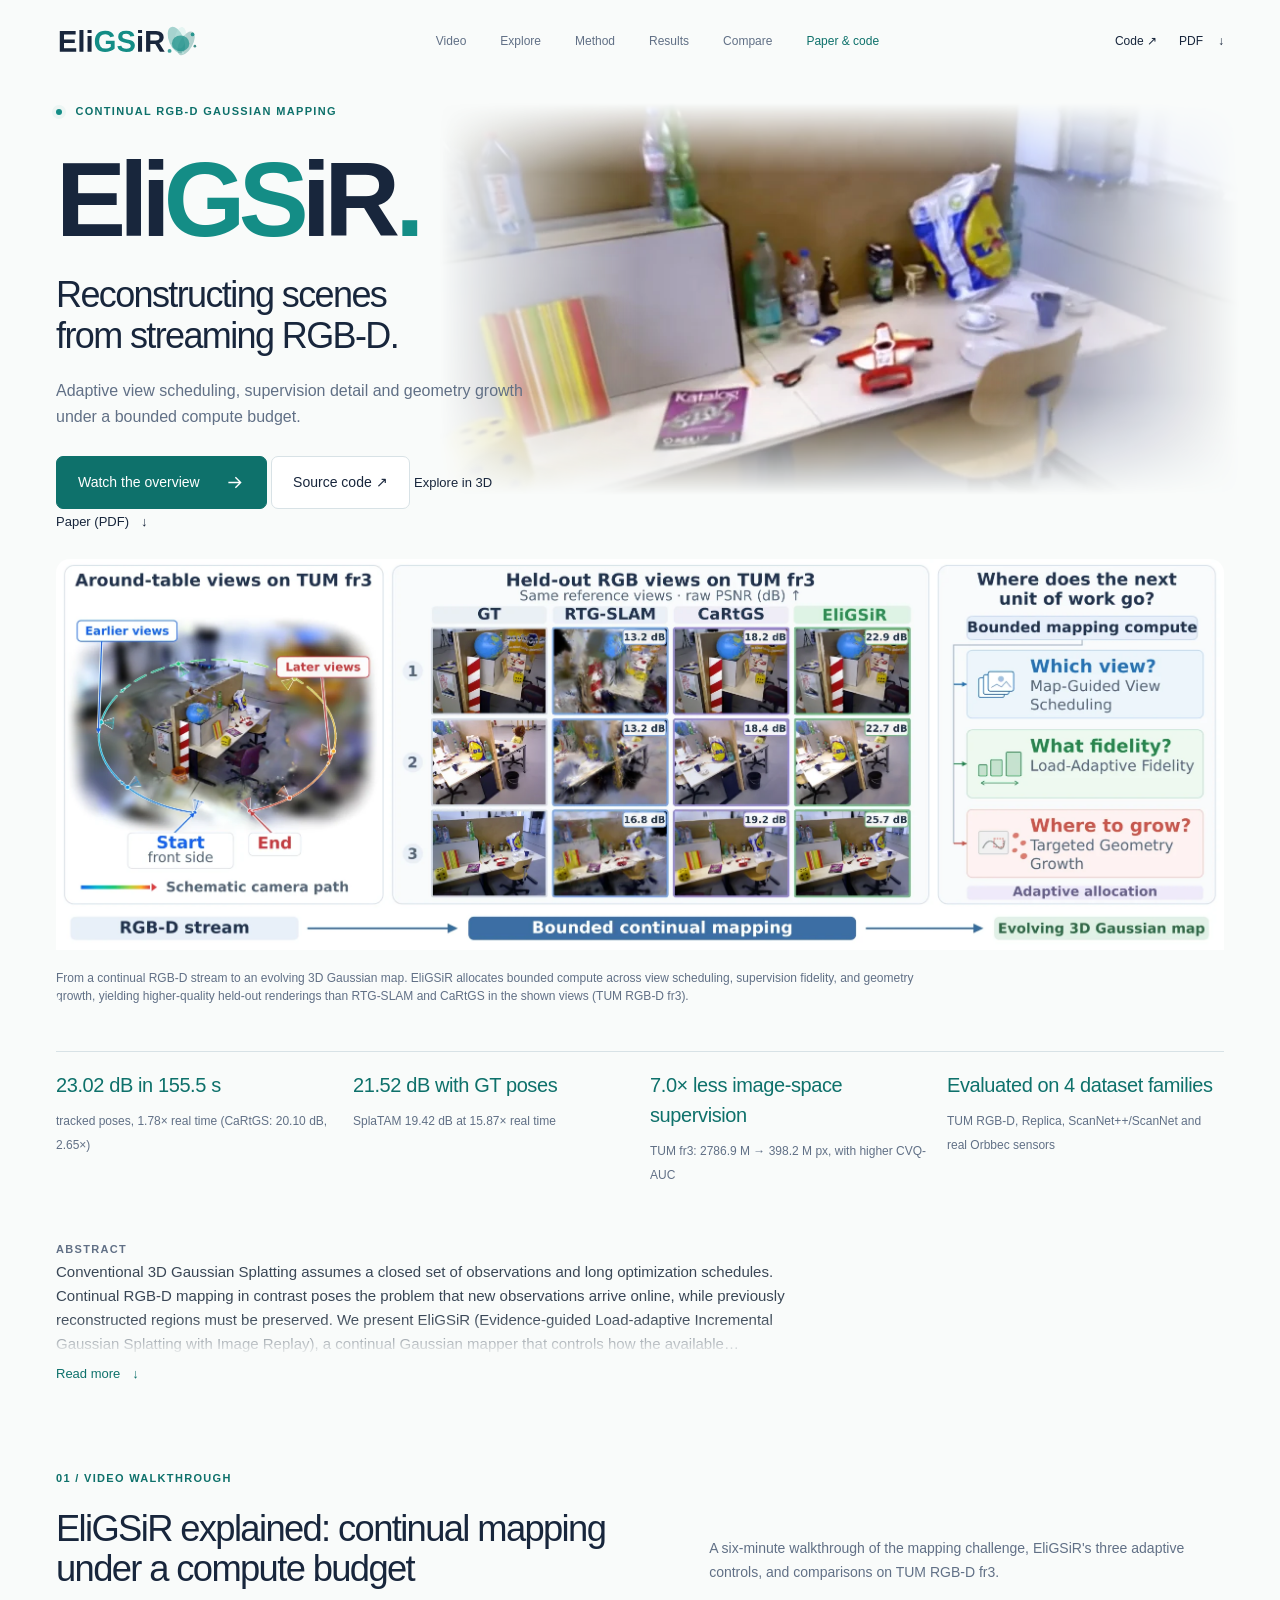
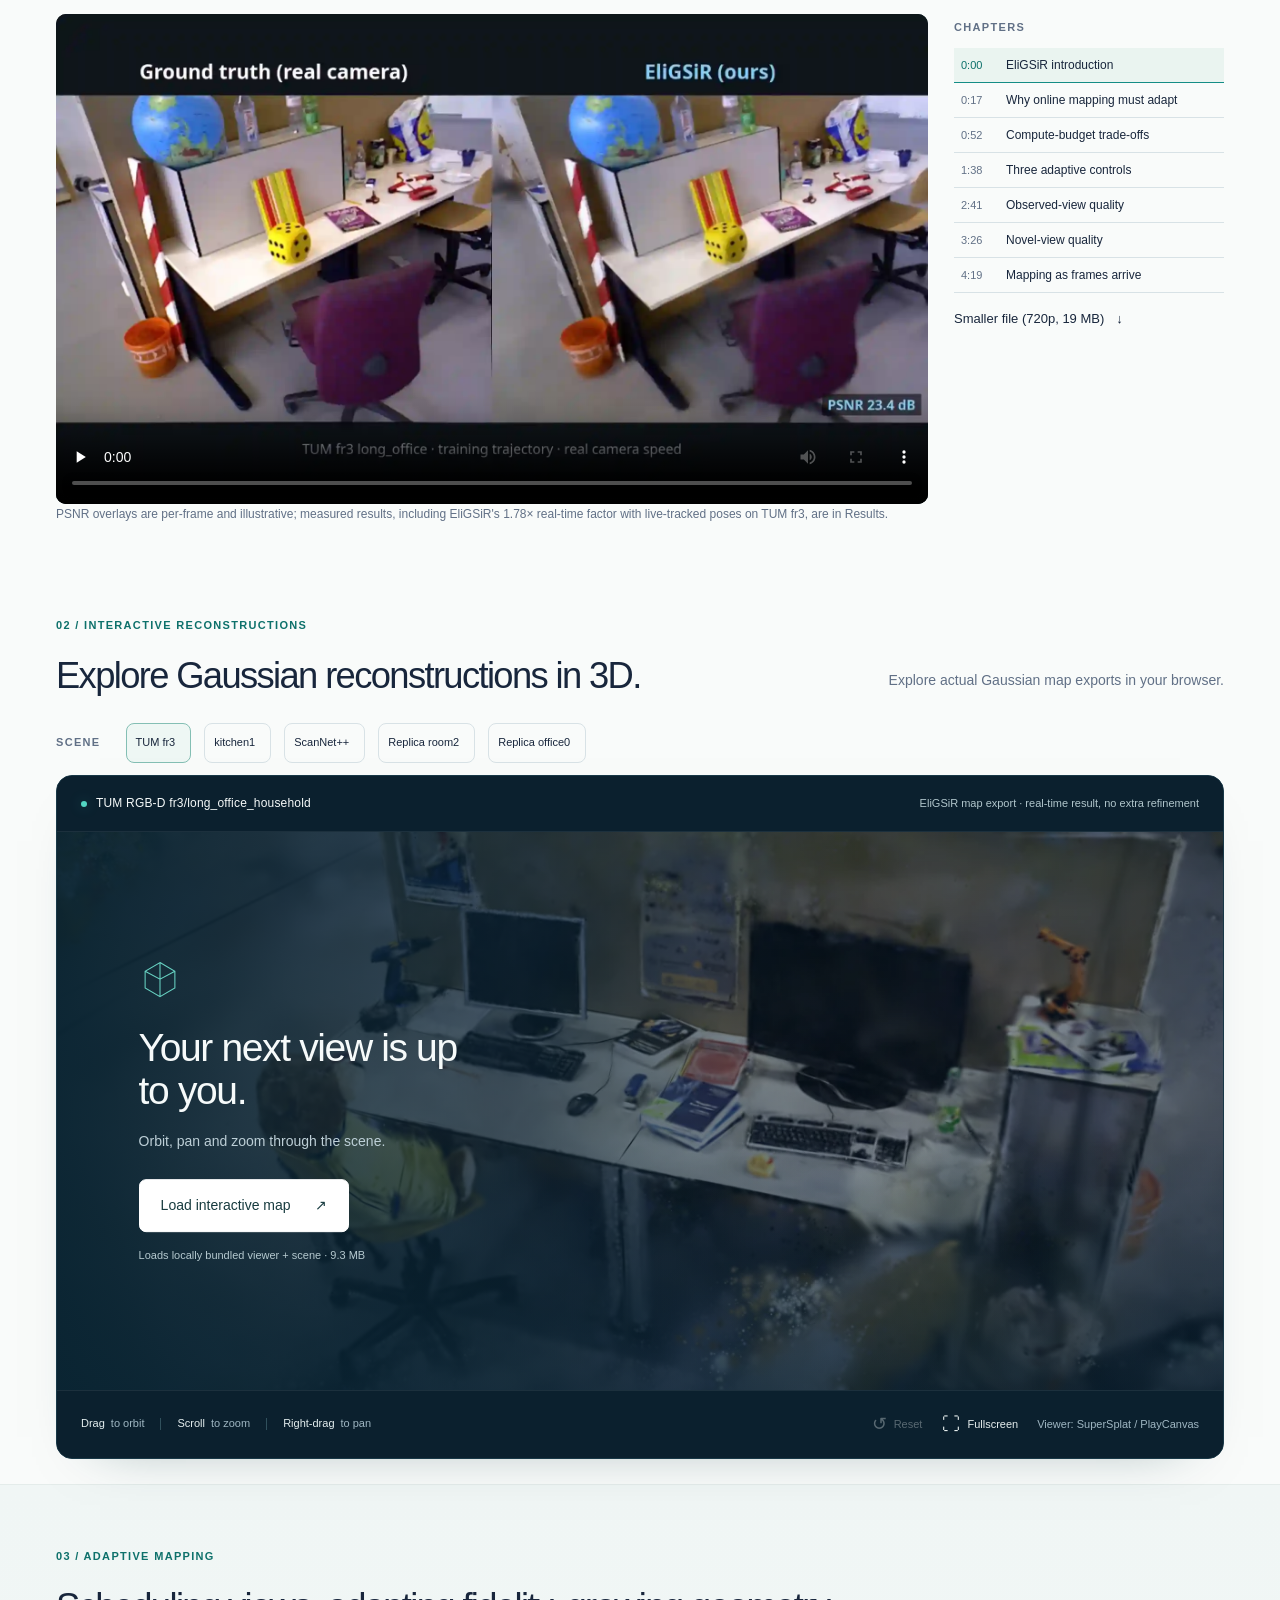
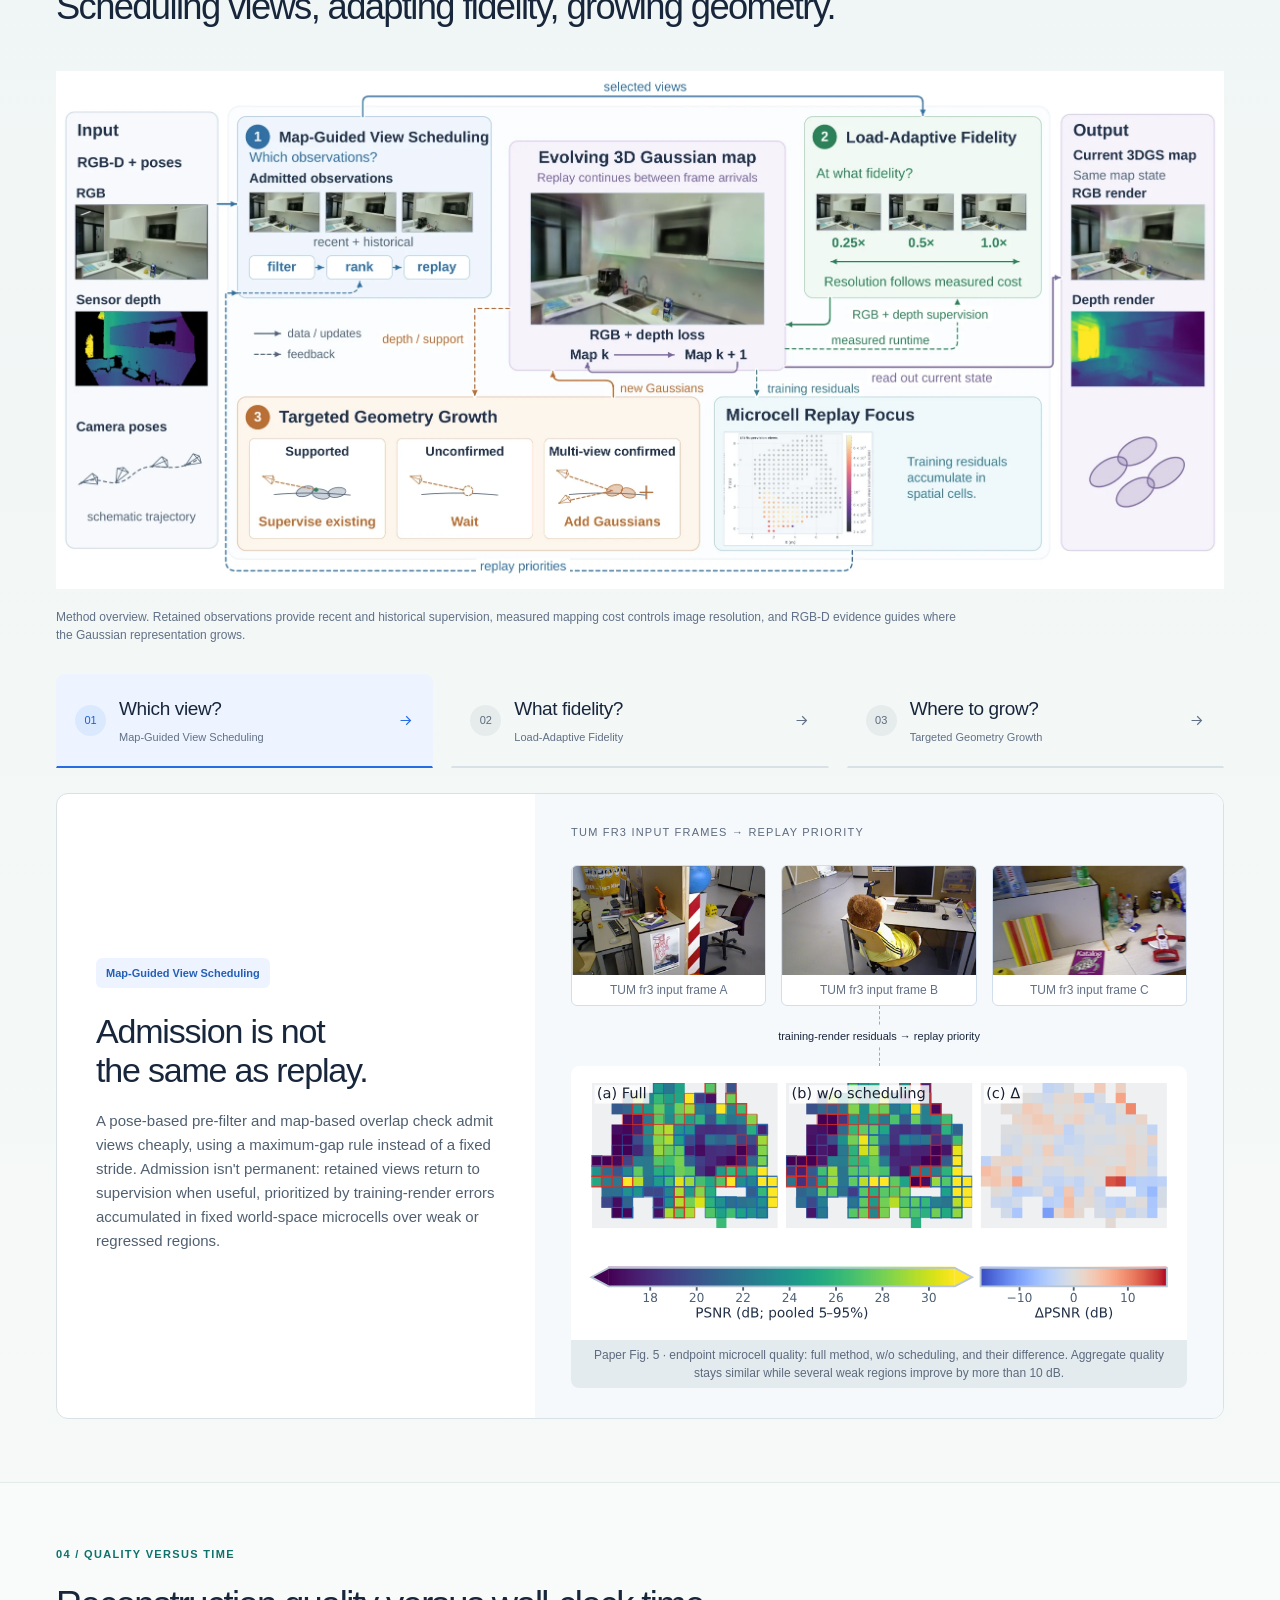
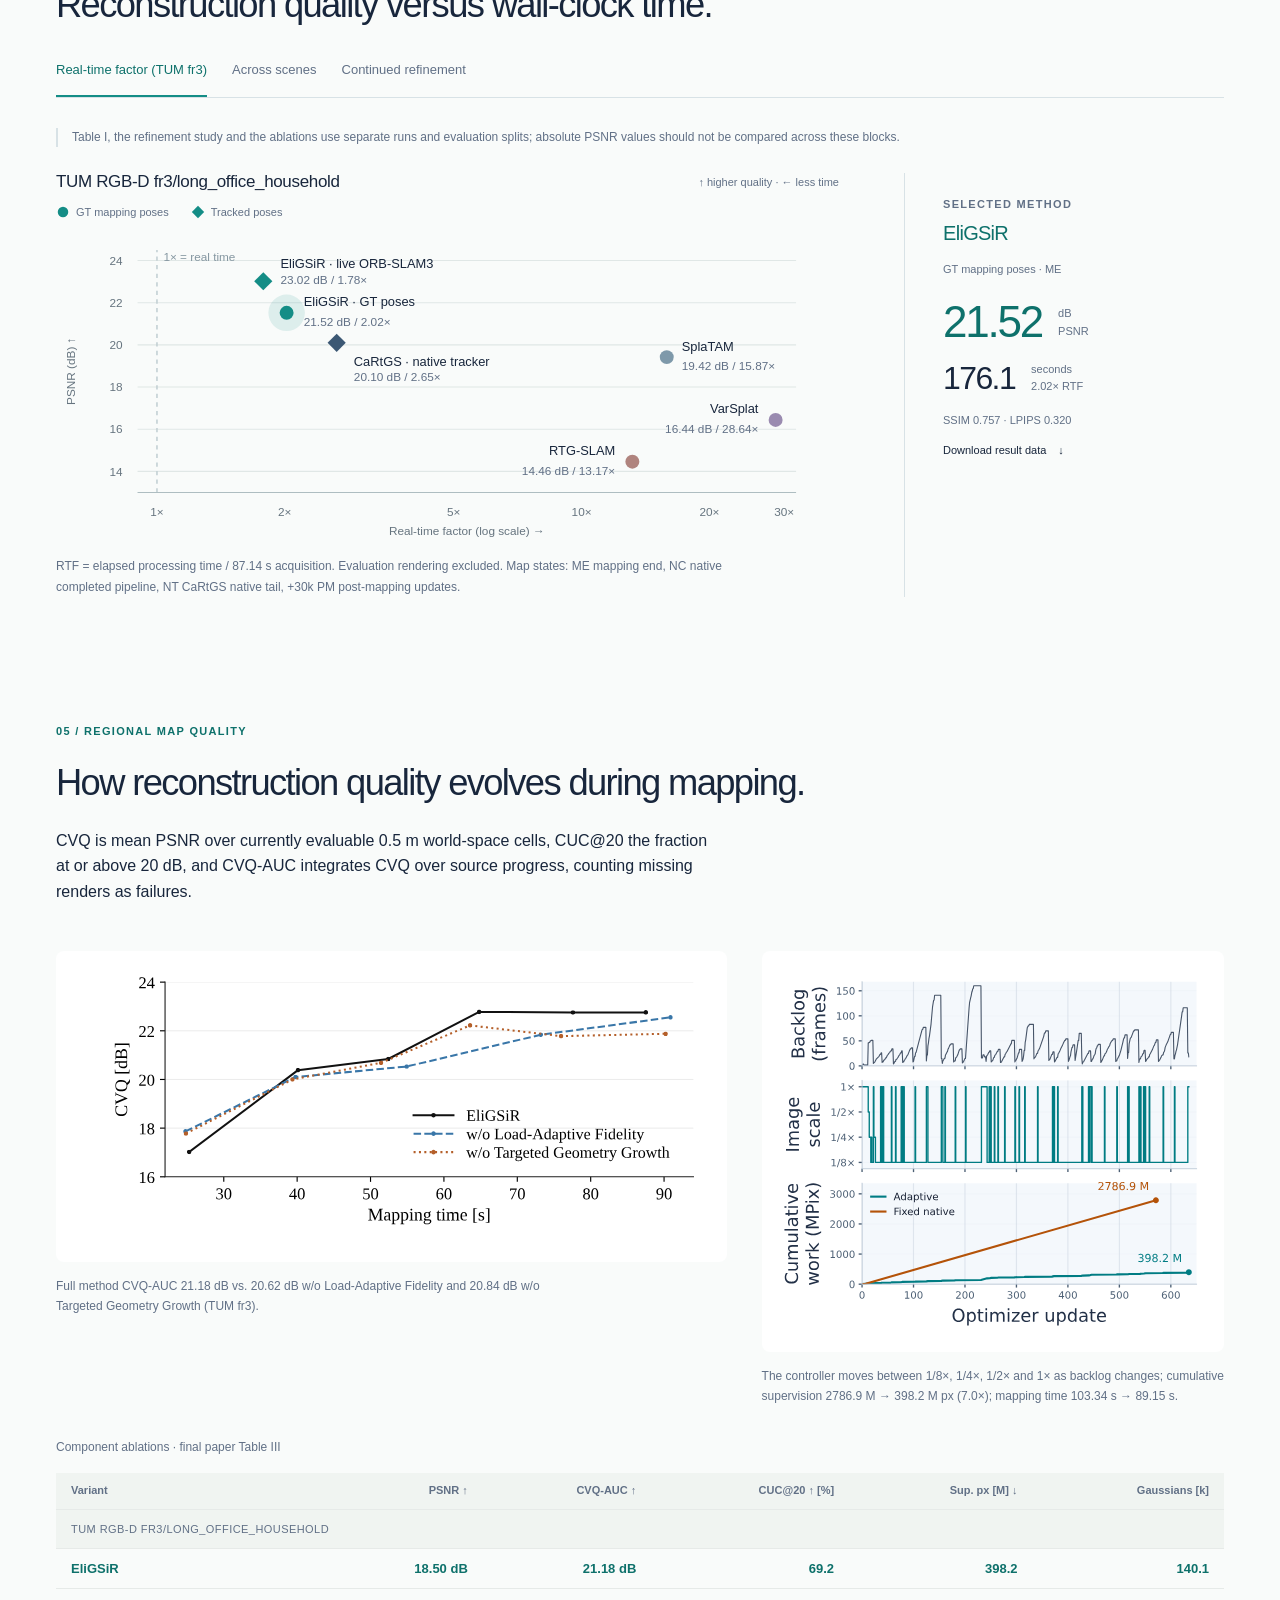
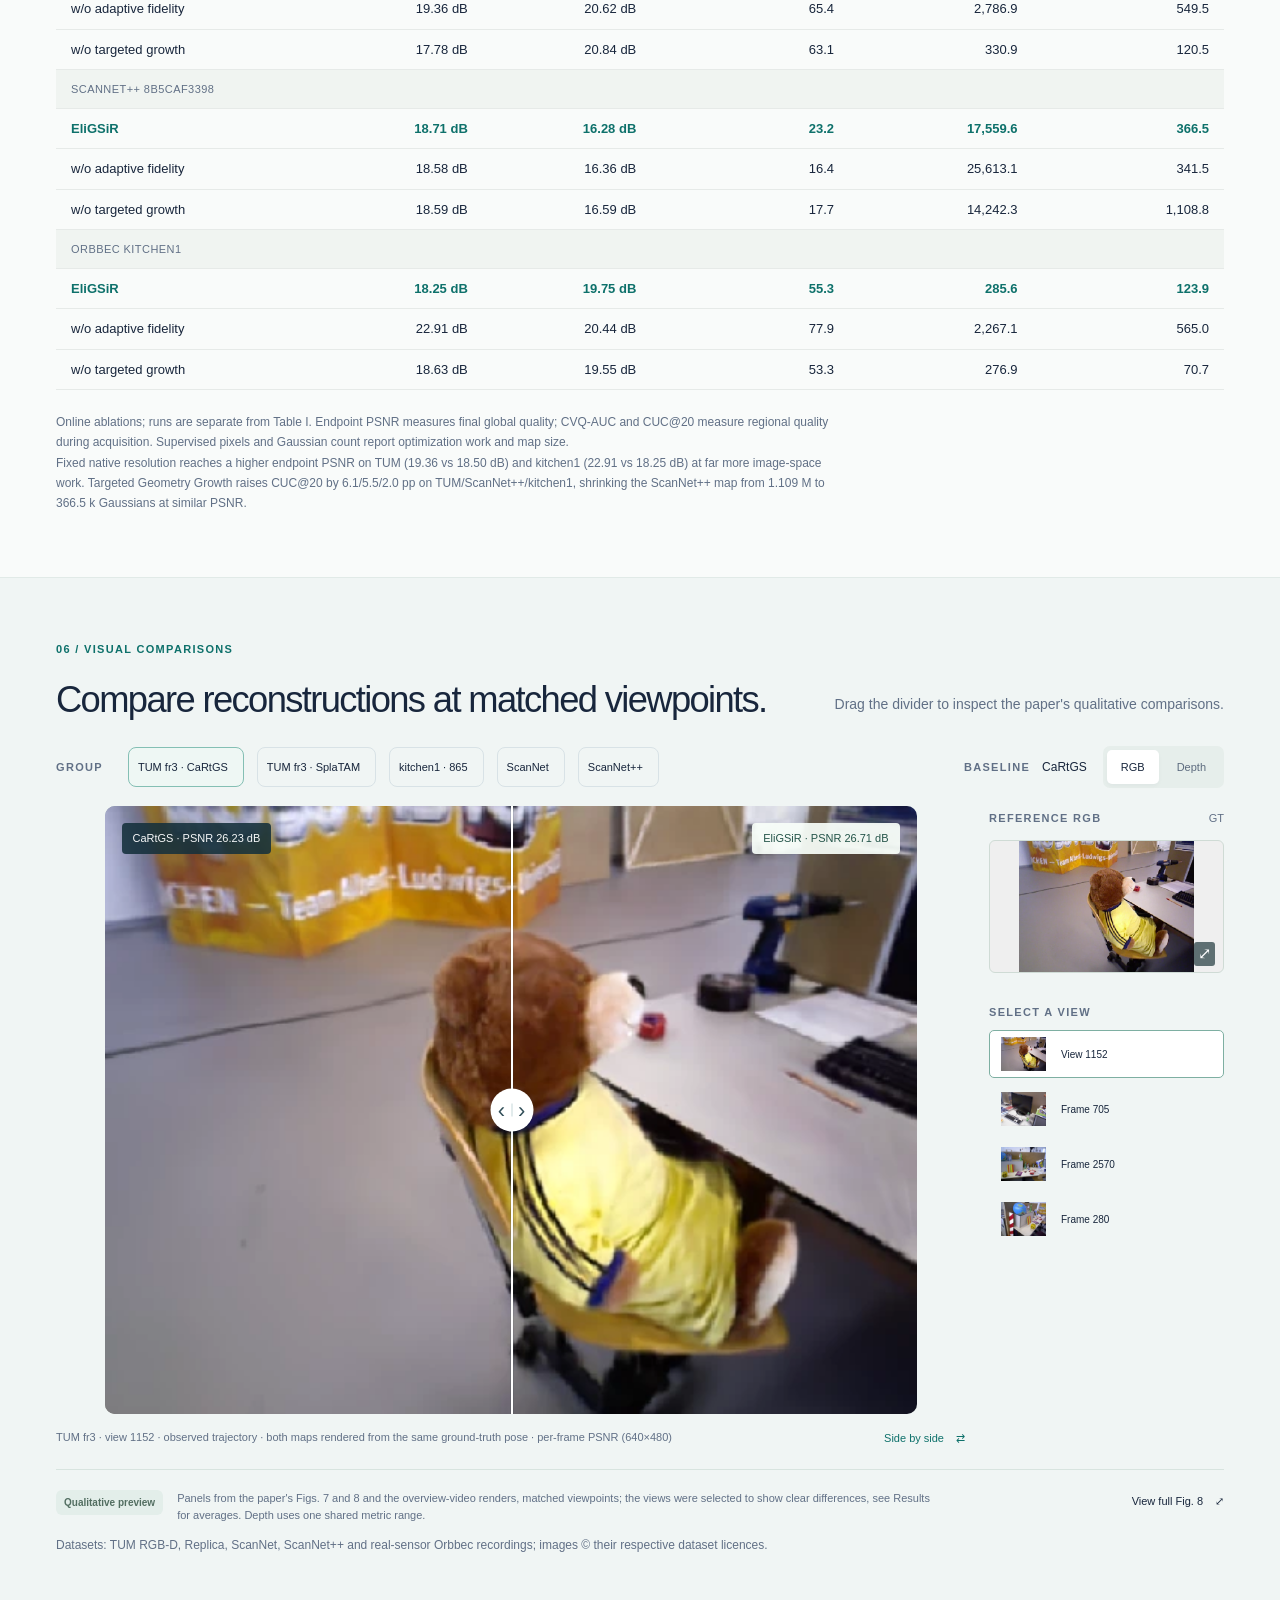
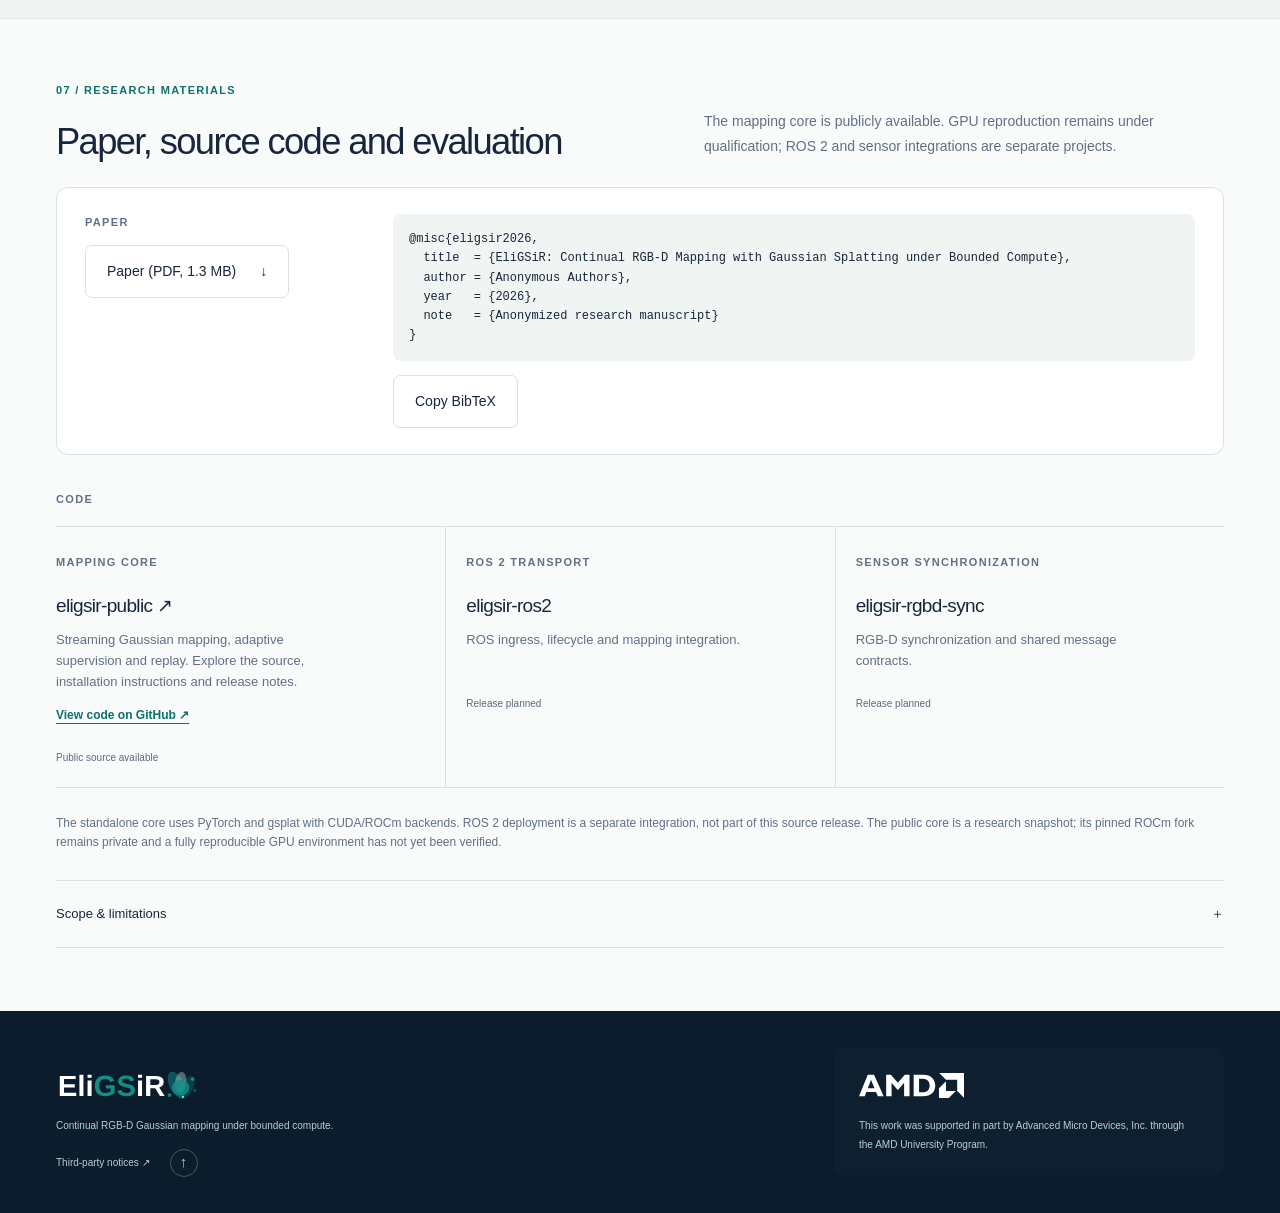
<file: index.html>
<!doctype html>
<html lang="en" class="no-js">
<head>
  <meta charset="utf-8">
  <meta name="viewport" content="width=device-width, initial-scale=1">
  <meta name="description" content="EliGSiR: continual RGB-D Gaussian mapping under bounded compute. Explore 3D reconstructions, see measured results, watch the overview, and access the source code.">
  <meta property="og:type" content="website">
  <meta property="og:title" content="EliGSiR — Continual RGB-D Gaussian Mapping">
  <meta property="og:description" content="Streaming Gaussian mapping under bounded compute. Watch the six-minute overview, explore reconstructed scenes, and view the research source code.">
  <meta property="og:url" content="https://eligsir-project.github.io/">
  <meta property="og:image" content="https://eligsir-project.github.io/assets/real/hero-fr3-eligsir-render.webp">
  <meta property="og:image:alt" content="Gaussian reconstruction from the EliGSiR continual mapping system">
  <meta name="twitter:card" content="summary_large_image">
  <meta name="theme-color" content="#f7faf9">
  <meta name="referrer" content="no-referrer">
  <meta http-equiv="Content-Security-Policy" content="default-src 'self'; script-src 'self'; style-src 'self' 'unsafe-inline'; img-src 'self' data:; media-src 'self'; connect-src 'self'; frame-src 'self'; font-src 'self'; object-src 'none'; base-uri 'self'; form-action 'none'">
  <title>EliGSiR — Continual RGB-D Gaussian Mapping</title>
  <link rel="icon" href="assets/brand/mark.svg" type="image/svg+xml">
  <link rel="icon" href="assets/brand/favicon-32.png" sizes="32x32" type="image/png">
  <link rel="apple-touch-icon" href="assets/brand/apple-touch-icon.png">
  <link rel="preload" as="image" href="assets/real/hero-fr3-eligsir-render.webp">
  <link rel="stylesheet" href="styles.css?v=f4c29008bffd">
  <script src="data/content.js" defer></script>
  <script src="app.js" defer></script>
</head>
<body>
  <a class="skip-link" href="#main">Skip to content</a>
  <header class="site-header" id="top">
    <div class="nav-shell">
      <a href="#top" class="brand" aria-label="EliGSiR home"><img src="assets/brand/logo-light.svg" width="154" height="38" alt="EliGSiR"></a>
      <nav class="desktop-nav" aria-label="Main navigation">
        <a href="#video">Video</a><a href="#explore">Explore</a><a href="#method">Method</a><a href="#results">Results</a><a href="#compare">Compare</a><a href="#paper">Paper &amp; code</a>
      </nav>
      <div class="nav-actions"><a href="https://github.com/eligsir-project/eligsir-public" class="nav-code nav-code-source" target="_blank" rel="noopener noreferrer" aria-label="EliGSiR source code on GitHub">Code ↗</a><a href="assets/paper/eligsir-anonymous.pdf" class="nav-code" aria-label="Download the paper (PDF)">PDF <span aria-hidden="true">↓</span></a><button class="icon-button menu-toggle" id="menu-toggle" aria-expanded="false" aria-controls="mobile-nav" aria-label="Open navigation"><span></span><span></span></button></div>
    </div>
    <nav class="mobile-nav" id="mobile-nav" aria-label="Mobile navigation" hidden><a href="#video">Video</a><a href="#explore">Explore</a><a href="#method">Method</a><a href="#results">Results</a><a href="#compare">Compare</a><a href="#paper">Paper &amp; code</a><a href="https://github.com/eligsir-project/eligsir-public" target="_blank" rel="noopener noreferrer">Source code ↗</a></nav>
  </header>
  <main id="main">
    <section class="hero wrap" aria-labelledby="hero-title">
      <div class="hero-copy">
        <p class="eyebrow"><span class="status-dot" aria-hidden="true"></span> Continual RGB-D Gaussian mapping</p>
        <h1 id="hero-title">Eli<span>GS</span>iR<span class="title-period">.</span></h1>
        <p class="hero-statement">Reconstructing scenes<br> from streaming RGB-D.</p>
        <p class="hero-description">Adaptive view scheduling, supervision detail and geometry growth<br class="desktop-only"> under a bounded compute budget.</p>
        <a class="button primary" href="#video">Watch the overview <svg viewBox="0 0 24 24" aria-hidden="true"><path d="M5 12h14m-6-6 6 6-6 6"/></svg></a>
        <a class="button secondary" href="https://github.com/eligsir-project/eligsir-public" target="_blank" rel="noopener noreferrer">Source code ↗</a>
        <a class="text-link" href="#explore">Explore in 3D</a>
        <a class="text-link" href="assets/paper/eligsir-anonymous.pdf">Paper (PDF) <span aria-hidden="true">↓</span></a>
      </div>
      <figure class="hero-visual">
        <img src="assets/real/hero-fr3-eligsir-render.webp" width="960" height="650" alt="EliGSiR rendering of an office scene from the TUM RGB-D fr3 sequence" fetchpriority="high">
      </figure>
    </section>

    <section class="abstract-section wrap" id="abstract" aria-labelledby="abstract-title">
      <h2 id="abstract-title" class="sr-only">Abstract</h2>
      <figure class="abstract-figure">
        <button class="figure-button flush" data-lightbox="assets/paper-figures/fig1-teaser.webp" data-caption="From a continual RGB-D stream to an evolving 3D Gaussian map." aria-label="Expand teaser figure"><img src="assets/paper-figures/fig1-teaser.webp" width="2385" height="799" alt="From a continual RGB-D stream to an evolving 3D Gaussian map, comparing EliGSiR with RTG-SLAM and CaRtGS on TUM RGB-D fr3" loading="lazy"></button>
        <span class="tap-hint">Tap to enlarge</span>
        <figcaption>From a continual RGB-D stream to an evolving 3D Gaussian map. EliGSiR allocates bounded compute across view scheduling, supervision fidelity, and geometry growth, yielding higher-quality held-out renderings than RTG-SLAM and CaRtGS in the shown views (TUM RGB-D fr3).</figcaption>
      </figure>
      <div class="stat-tiles">
          <div class="stat-tile"><strong>23.02 dB in 155.5 s</strong><span>tracked poses, 1.78× real time (CaRtGS: 20.10 dB, 2.65×)</span></div>
          <div class="stat-tile"><strong>21.52 dB with GT poses</strong><span>SplaTAM 19.42 dB at 15.87× real time</span></div>
          <div class="stat-tile"><strong>7.0× less image-space supervision</strong><span>TUM fr3: 2786.9 M → 398.2 M px, with higher CVQ-AUC</span></div>
          <div class="stat-tile"><strong>Evaluated on 4 dataset families</strong><span>TUM RGB-D, Replica, ScanNet++/ScanNet and real Orbbec sensors</span></div>
        </div>
      <div class="abstract-body">
          <span class="mini-label">ABSTRACT</span>
          <p id="abstract-text" class="abstract-text">Conventional 3D Gaussian Splatting assumes a closed set of observations and long optimization schedules. Continual RGB-D mapping in contrast poses the problem that new observations arrive online, while previously reconstructed regions must be preserved. We present EliGSiR (Evidence-guided Load-adaptive Incremental Gaussian Splatting with Image Replay), a continual Gaussian mapper that controls how the available optimization budget is used as the reconstruction evolves. Map-Guided View Scheduling filters redundant incoming views and reconsiders retained views according to the current state of the map. Load-Adaptive Fidelity adjusts supervision resolution to the current mapping load instead of following a fixed resolution schedule. Targeted Geometry Growth separates depth supervision from Gaussian creation and adds geometric capacity only where repeated RGB-D observations indicate missing or misplaced structure. Together, these mechanisms adapt which views are optimized, how much image detail is used, and where the representation grows while mapping remains active. We evaluate EliGSiR on Replica, TUM RGB-D, ScanNet++, and real RGB-D sensor sequences, considering both the final reconstruction and the map available throughout acquisition. On TUM RGB-D fr3/long_office_household, EliGSiR reaches 21.52 dB with the same ground-truth mapping poses used by the controlled baselines, compared with 19.42 dB for SplaTAM. In the tracked-pose comparison, EliGSiR with live ORB-SLAM3 poses reaches 23.02 dB in 155.5 s, compared with 20.10 dB in 230.9 s for CaRtGS using its native tracker. We further evaluate reconstruction throughout acquisition and show how EliGSiR's adaptive view scheduling, supervision fidelity, and geometry growth improve the use of the available mapping budget.</p>
        <button class="text-link abstract-more" id="abstract-more" aria-expanded="false" aria-controls="abstract-text" hidden>Read more <span aria-hidden="true">↓</span></button>
        </div>
    </section>

    <section class="video-section wrap section-space" id="video" aria-labelledby="video-title">
      <div class="section-heading"><div><p class="eyebrow section-number">01 / VIDEO WALKTHROUGH</p><h2 id="video-title">EliGSiR explained: continual mapping under a compute budget</h2></div><p>A six-minute walkthrough of the mapping challenge, EliGSiR's three adaptive controls, and comparisons on TUM RGB-D fr3.</p></div>
      <div class="video-grid">
        <div class="video-wrap">
          <video id="overview-video" controls playsinline preload="none" poster="assets/video/eligsir-overview-poster.webp" aria-label="EliGSiR overview video">
            <track kind="captions" srclang="en" label="English" src="assets/video/eligsir-overview.en.vtt">
            <track kind="chapters" srclang="en" src="assets/video/eligsir-overview.chapters.vtt">
            Your browser does not support this video.
          </video>
          <noscript>
            <video controls playsinline preload="none" poster="assets/video/eligsir-overview-poster.webp" aria-label="EliGSiR overview video">
              <source src="assets/video/eligsir-overview.mp4" type="video/mp4">
              <track kind="captions" srclang="en" label="English" src="assets/video/eligsir-overview.en.vtt">
              Your browser does not support this video.
            </video>
          </noscript>
        </div>
        <aside class="video-aside">
          <span class="mini-label">CHAPTERS</span>
          <div class="video-chapters" id="video-chapters">
            <button class="video-chapter selected" data-time="0" aria-pressed="true"><span>0:00</span><strong>EliGSiR introduction</strong></button>
            <button class="video-chapter" data-time="17" aria-pressed="false"><span>0:17</span><strong>Why online mapping must adapt</strong></button>
            <button class="video-chapter" data-time="52.7" aria-pressed="false"><span>0:52</span><strong>Compute-budget trade-offs</strong></button>
            <button class="video-chapter" data-time="98.599" aria-pressed="false"><span>1:38</span><strong>Three adaptive controls</strong></button>
            <button class="video-chapter" data-time="161.5" aria-pressed="false"><span>2:41</span><strong>Observed-view quality</strong></button>
            <button class="video-chapter" data-time="206.3" aria-pressed="false"><span>3:26</span><strong>Novel-view quality</strong></button>
            <button class="video-chapter" data-time="259.97" aria-pressed="false"><span>4:19</span><strong>Mapping as frames arrive</strong></button>
          </div>
          <button class="text-link" id="use-720p">Smaller file (720p, 19 MB) <span aria-hidden="true">↓</span></button>
        </aside>
      </div>
      <p class="caption">PSNR overlays are per-frame and illustrative; measured results, including EliGSiR's 1.78× real-time factor with live-tracked poses on TUM fr3, are in Results.</p>
    </section>

    <section class="explore-section wrap" id="explore" aria-labelledby="explore-title">
      <div class="section-heading"><div><p class="eyebrow section-number">02 / INTERACTIVE RECONSTRUCTIONS</p><h2 id="explore-title">Explore Gaussian reconstructions<br class="mobile-only"> in 3D.</h2></div><p>Explore actual Gaussian map exports in your browser.</p></div>
      <div class="scene-strip" role="group" aria-label="Scene">
        <span class="mini-label">SCENE</span>
        <button class="scene-chip selected" data-scene="fr3" aria-pressed="true"><span>TUM fr3</span></button>
        <button class="scene-chip" data-scene="kitchen1" aria-pressed="false"><span>kitchen1</span></button>
        <button class="scene-chip" data-scene="scannetpp" aria-pressed="false"><span>ScanNet++</span></button>
        <button class="scene-chip" data-scene="room2" aria-pressed="false"><span>Replica room2</span></button>
        <button class="scene-chip" data-scene="office0" aria-pressed="false"><span>Replica office0</span></button>
      </div>
      <div class="viewer-shell" id="viewer-shell">
        <div class="viewer-topline"><span class="viewer-scene"><span class="status-dot" aria-hidden="true"></span><span id="viewer-scene-name">TUM RGB-D fr3/long_office_household</span></span><span class="viewer-kind">EliGSiR map export · real-time result, no extra refinement</span></div>
        <div class="viewer-stage" id="viewer-stage">
          <img class="viewer-poster" id="viewer-poster" src="assets/real/viewer-fr3.webp" width="1280" height="720" alt="Render of the TUM RGB-D fr3/long_office_household EliGSiR map at the viewer's start camera" loading="lazy">
          <div class="viewer-shade"></div>
          <div class="viewer-invitation" id="viewer-invitation">
            <div class="cube-icon" aria-hidden="true"><svg viewBox="0 0 48 48"><path d="m24 5 17 10v19L24 44 7 34V15zm0 0v19m17-9L24 24 7 15m17 9v20"/></svg></div>
            <h3>Your next view is up to you.</h3>
            <p>Orbit, pan and zoom through the scene.</p>
            <button class="button light" id="load-viewer">Load interactive map <span aria-hidden="true">↗</span></button>
            <span class="viewer-size">Loads locally bundled viewer + scene · <span id="viewer-size">—</span></span>
          </div>
          <div class="viewer-loading" id="viewer-loading" role="status" hidden><span class="spinner" aria-hidden="true"></span><p>Preparing your 3D view…</p><small>The first frame may take a moment.</small></div>
          <div class="viewer-failure" id="viewer-failure" hidden><h3>Use the overview video on this device.</h3><p id="viewer-error-text">The browser could not initialize the 3D renderer.</p><a class="button light" href="#video">Watch the overview <span aria-hidden="true">↓</span></a></div>
          <div id="viewer-mount"></div>
        </div>
        <div class="viewer-toolbar"><p><span>Drag</span> to orbit <i></i><span>Scroll</span> to zoom <i></i><span>Right-drag</span> to pan</p><div><button class="viewer-tool" id="reset-viewer" disabled><span aria-hidden="true">↺</span> Reset</button><button class="viewer-tool" id="fullscreen-viewer"><span aria-hidden="true">⛶</span> Fullscreen</button><button class="viewer-tool" id="unload-viewer" hidden>Exit 3D</button><span class="viewer-credit">Viewer: SuperSplat / PlayCanvas</span></div></div>
      </div>
    </section>

    <section class="method-section section-space" id="method" aria-labelledby="method-title">
      <div class="wrap">
        <div class="section-heading"><div><p class="eyebrow section-number">03 / ADAPTIVE MAPPING</p><h2 id="method-title">Scheduling views, adapting fidelity, growing geometry.</h2></div></div>
        <figure class="wide-figure">
          <button class="figure-button flush" data-lightbox="assets/paper-figures/fig2-method.webp" data-caption="Method overview." aria-label="Expand method overview figure"><img src="assets/paper-figures/fig2-method.webp" width="2385" height="1058" alt="Method overview: retained observations, measured mapping cost and RGB-D evidence feed the three decisions" loading="lazy"></button>
          <span class="tap-hint">Tap to enlarge</span>
          <figcaption>Method overview. Retained observations provide recent and historical supervision, measured mapping cost controls image resolution, and RGB-D evidence guides where the Gaussian representation grows.</figcaption>
        </figure>
        <div class="decision-tabs" role="tablist" aria-label="Mapping decisions">
          <button class="decision-tab blue" id="tab-replay" role="tab" aria-selected="true" aria-controls="panel-replay" tabindex="0"><span class="decision-index">01</span><span class="decision-label">Which view?<small>Map-Guided View Scheduling</small></span><svg viewBox="0 0 24 24" aria-hidden="true"><path d="M5 12h14m-6-6 6 6-6 6"/></svg></button>
          <button class="decision-tab green" id="tab-fidelity" role="tab" aria-selected="false" aria-controls="panel-fidelity" tabindex="-1"><span class="decision-index">02</span><span class="decision-label">What fidelity?<small>Load-Adaptive Fidelity</small></span><svg viewBox="0 0 24 24" aria-hidden="true"><path d="M5 12h14m-6-6 6 6-6 6"/></svg></button>
          <button class="decision-tab coral" id="tab-growth" role="tab" aria-selected="false" aria-controls="panel-growth" tabindex="-1"><span class="decision-index">03</span><span class="decision-label">Where to grow?<small>Targeted Geometry Growth</small></span><svg viewBox="0 0 24 24" aria-hidden="true"><path d="M5 12h14m-6-6 6 6-6 6"/></svg></button>
        </div>
        <div class="method-panel" id="panel-replay" role="tabpanel" aria-labelledby="tab-replay" tabindex="0">
          <div class="method-copy"><span class="pill blue-soft">Map-Guided View Scheduling</span><h3>Admission is not<br> the same as replay.</h3><p>A pose-based pre-filter and map-based overlap check admit views cheaply, using a maximum-gap rule instead of a fixed stride. Admission isn't permanent: retained views return to supervision when useful, prioritized by training-render errors accumulated in fixed world-space microcells over weak or regressed regions.</p></div>
          <div class="replay-demo diagram" id="replay-diagram"><span class="diagram-label">TUM FR3 INPUT FRAMES → REPLAY PRIORITY</span><div class="replay-flow"><div class="filmstrip"><figure><img src="assets/real/fr3-frame-a.webp" alt="TUM RGB-D fr3 input frame A" loading="lazy"><figcaption>TUM fr3 input frame A</figcaption></figure><figure id="replay-picked"><img src="assets/real/fr3-frame-b.webp" alt="TUM RGB-D fr3 input frame B" loading="lazy"><figcaption>TUM fr3 input frame B</figcaption></figure><figure><img src="assets/real/fr3-frame-c.webp" alt="TUM RGB-D fr3 input frame C" loading="lazy"><figcaption>TUM fr3 input frame C</figcaption></figure></div><div class="replay-connector"><span class="connector-label">training-render residuals → replay priority</span></div><figure class="replay-map"><img src="assets/paper-figures/fig5-scheduling.svg" alt="Top-down world-space microcell grid used to prioritize replay, from the paper's Fig. 5" loading="lazy"><figcaption>Paper Fig. 5 · endpoint microcell quality: full method, w/o scheduling, and their difference. Aggregate quality stays similar while several weak regions improve by more than 10 dB.</figcaption></figure></div></div>
        </div>
        <div class="method-panel" id="panel-fidelity" role="tabpanel" aria-labelledby="tab-fidelity" tabindex="0" hidden>
          <div class="method-copy"><span class="pill green-soft">Load-Adaptive Fidelity</span><h3>Less detail now.<br> More when it fits.</h3><p>The scheduler measures recent mapping cost and picks from a small set of discrete resolutions (1/8× … 1×). The decision is reversible: source RGB-D stays intact and intrinsics are scaled with the grid.</p><label class="range-label" for="workload">Illustrative mapping pressure <output id="pressure-value">Low</output></label><input class="themed-range" type="range" id="workload" min="0" max="3" value="0" step="1"><div class="range-endpoints"><span>Low</span><span>High</span></div></div>
          <div class="fidelity-demo diagram"><span class="diagram-label">REAL TUM FR3 FRAME · ILLUSTRATIVE CONTROLLER</span><div class="fidelity-top"><span>Supervision grid</span><strong id="fidelity-value">1×</strong></div><div class="fidelity-image"><img id="fidelity-image" src="assets/real/fidelity-1x.webp" alt="Real TUM fr3 frame at native supervision resolution"></div><div class="fidelity-tiers"><span class="selected" data-tier="0">1×<small>Native</small></span><span data-tier="1">1/2×<small>Half</small></span><span data-tier="2">1/4×<small>Quarter</small></span><span data-tier="3">1/8×<small>Eighth</small></span></div><p>Try low → high → low. The decision is reversible.</p></div>
        </div>
        <div class="method-panel" id="panel-growth" role="tabpanel" aria-labelledby="tab-growth" tabindex="0" hidden>
          <div class="method-copy"><span class="pill coral-soft">Targeted Geometry Growth</span><h3>Depth can supervise<br> without adding geometry.</h3><p>Sparse structural support comes first, from a bounded set of depth-derived Gaussians. On revisits, insertion is suppressed where the map already explains observations and directed to unsupported or misplaced regions; otherwise depth supervises existing geometry without adding primitives. 3DGS-MCMC handles relocation, replacement and densification; it is not a contribution of this work.</p><div class="growth-controls" role="group" aria-label="Geometry evidence"><button data-growth="supported" aria-pressed="true">Supported</button><button data-growth="single" aria-pressed="false">One view</button><button data-growth="confirmed" aria-pressed="false">Multi-view</button></div></div>
          <div class="growth-demo diagram" data-growth="supported"><span class="diagram-label">SCHEMATIC · SIDE VIEW</span><svg viewBox="0 0 600 330" class="growth-svg" role="img" aria-labelledby="growth-svg-title"><title id="growth-svg-title">Depth evidence and geometry insertion schematic</title><defs><marker id="ray-arrow" viewBox="0 0 10 10" refX="9" refY="5" markerWidth="5" markerHeight="5" orient="auto-start-reverse"><path d="M0 0 10 5 0 10z" fill="currentColor"/></marker></defs><path class="surface" d="M435 65Q406 145 441 180T426 280"/><g class="old-gaussians"><ellipse cx="431" cy="112" rx="17" ry="38" transform="rotate(12 431 112)"/><ellipse cx="431" cy="181" rx="20" ry="38" transform="rotate(-20 431 181)"/><ellipse cx="435" cy="250" rx="18" ry="32"/></g><g class="camera-one"><path d="m89 144 35-15v52l-35-15z"/><circle cx="79" cy="155" r="12"/><path class="ray" d="M124 155h288" marker-end="url(#ray-arrow)"/></g><g class="camera-two"><path d="m172 270 29-23 20 37-36 5z"/><circle cx="165" cy="288" r="12"/><path class="ray" d="m213 263 213-106" marker-end="url(#ray-arrow)"/></g><g class="new-gaussians"><ellipse cx="427" cy="155" rx="13" ry="27"/><ellipse cx="438" cy="208" rx="11" ry="22"/></g><circle class="depth-measurement" cx="427" cy="155" r="7"/><text x="55" y="206">Depth observation</text><text x="408" y="38">Surface</text><text x="143" y="324" class="second-label">Second view</text></svg><div class="growth-outcome"><span class="outcome-dot"></span><strong id="growth-outcome">Supervise existing</strong><span id="growth-detail">The current map already supports this surface.</span></div></div>
        </div>
      </div>
    </section>

    <section class="results-section wrap section-space" id="results" aria-labelledby="results-title">
      <div class="section-heading"><div><p class="eyebrow section-number">04 / QUALITY VERSUS TIME</p><h2 id="results-title">Reconstruction quality versus wall-clock time.</h2></div></div>
      <div class="result-tabs" role="tablist" aria-label="Result view"><button id="tab-rtf" role="tab" aria-controls="panel-rtf" aria-selected="true" tabindex="0">Real-time factor (TUM fr3)</button><button id="tab-scenes" role="tab" aria-controls="panel-scenes" aria-selected="false" tabindex="-1">Across scenes</button><button id="tab-refinement" role="tab" aria-controls="panel-refinement" aria-selected="false" tabindex="-1">Continued refinement</button></div>
      <p class="caution-note">Table I, the refinement study and the ablations use separate runs and evaluation splits; absolute PSNR values should not be compared across these blocks.</p>

      <div class="result-panel" id="panel-rtf" role="tabpanel" aria-labelledby="tab-rtf">
        <div class="chart-area"><div class="chart-title"><h3>TUM RGB-D fr3/long_office_household</h3><span>↑ higher quality · ← less time</span></div><div id="rtf-chart" class="online-chart"></div><!-- static:rtf-chart -->
<noscript><img src="assets/paper-figures/fig3-psnr-vs-rtf.svg" alt="Paper Fig. 3: held-out PSNR versus real-time factor on TUM fr3" width="730" height="320" loading="lazy"></noscript>
<!-- /static:rtf-chart --><p class="caption">RTF = elapsed processing time / 87.14 s acquisition. Evaluation rendering excluded. Map states: ME mapping end, NC native completed pipeline, NT CaRtGS native tail, +30k PM post-mapping updates.</p></div>
        <div class="result-readout">
          <span class="mini-label">SELECTED METHOD</span><h3 id="selected-method">EliGSiR</h3>
          <p class="readout-line"><span id="selected-poses">GT mapping poses</span> · <span id="selected-state">ME</span></p>
          <div class="metric-line"><strong id="selected-psnr">21.52</strong><span>dB<br> PSNR</span></div>
          <div class="metric-line time"><strong id="selected-time">176.1</strong><span>seconds<br> <span id="selected-rtf">2.02×</span> RTF</span></div>
          <p class="small muted">SSIM <span id="selected-ssim">0.757</span> · LPIPS <span id="selected-lpips">0.320</span></p>
          <a href="assets/data/results.json" class="text-link" download>Download result data <span aria-hidden="true">↓</span></a>
        </div>
      </div>

      <div class="result-panel" id="panel-scenes" role="tabpanel" aria-labelledby="tab-scenes" hidden>
        <div class="table-scroll" id="scenes-table-wrap" tabindex="0" role="region" aria-label="Across-scenes results table"><!-- static:scenes-table -->
<noscript><table><caption>Across scenes · final paper Table I</caption><thead><tr><th scope="col">Method</th><th scope="col">Map state</th><th scope="col">PSNR &uarr;</th><th scope="col">SSIM &uarr;</th><th scope="col">LPIPS &darr;</th><th scope="col">Time [s]</th></tr></thead><tbody><tr class="table-group-row"><th colspan="6" scope="colgroup">TUM fr3 · GT poses</th></tr><tr class="eligsir-row"><th scope="row">EliGSiR</th><td>ME</td><td class="best-psnr">21.52 dB</td><td>0.757</td><td>0.320</td><td>176.1</td></tr><tr><th scope="row">SplaTAM</th><td>NC</td><td>19.42 dB</td><td>0.703</td><td>0.445</td><td>1,382.6</td></tr><tr><th scope="row">VarSplat</th><td>+30k PM</td><td>16.44 dB</td><td>0.574</td><td>0.510</td><td>2,495.5</td></tr><tr><th scope="row">RTG-SLAM</th><td>NC</td><td>14.46 dB</td><td>0.553</td><td>0.614</td><td>1,147.8</td></tr><tr class="table-group-row"><th colspan="6" scope="colgroup">TUM fr3 · tracked poses</th></tr><tr class="eligsir-row"><th scope="row">EliGSiR</th><td>ME</td><td class="best-psnr">23.02 dB</td><td>0.803</td><td>0.276</td><td>155.5</td></tr><tr><th scope="row">CaRtGS</th><td>NT</td><td>20.10 dB</td><td>0.689</td><td>0.363</td><td>230.9</td></tr><tr class="table-group-row"><th colspan="6" scope="colgroup">Replica office0</th></tr><tr><th scope="row">RTG-SLAM</th><td>NC</td><td>34.62 dB</td><td>0.940</td><td>0.263</td><td>412.4</td></tr><tr><th scope="row">VarSplat</th><td>+30k PM</td><td class="best-psnr">40.91 dB</td><td>0.972</td><td>0.203</td><td>3,742.2</td></tr><tr class="eligsir-row"><th scope="row">EliGSiR</th><td>ME</td><td>34.20 dB</td><td>0.938</td><td>0.223</td><td>324.0 [a]</td></tr><tr class="table-group-row"><th colspan="6" scope="colgroup">Replica room2</th></tr><tr class="eligsir-row"><th scope="row">EliGSiR</th><td>+2k PM</td><td>37.07 dB</td><td>0.964</td><td>0.137</td><td>746.4</td></tr><tr class="table-group-row"><th colspan="6" scope="colgroup">Orbbec floor2</th></tr><tr><th scope="row">RTG-SLAM</th><td>NC</td><td>18.52 dB</td><td>0.718</td><td>0.461</td><td>775.2</td></tr><tr><th scope="row">SplaTAM</th><td>NC</td><td>21.40 dB</td><td>0.782</td><td>0.390</td><td>18,349.6</td></tr><tr><th scope="row">VarSplat</th><td>+30k PM</td><td class="best-psnr">25.88 dB</td><td>0.883</td><td>0.254</td><td>2,274.7</td></tr><tr class="eligsir-row"><th scope="row">EliGSiR</th><td>ME</td><td>16.27 dB</td><td>0.601</td><td>0.510</td><td>555.1</td></tr><tr class="table-group-row"><th colspan="6" scope="colgroup">Orbbec kitchen1</th></tr><tr><th scope="row">RTG-SLAM</th><td>NC</td><td>16.75 dB</td><td>0.669</td><td>0.506</td><td>408.0</td></tr><tr><th scope="row">SplaTAM</th><td>NC</td><td>17.59 dB</td><td>0.731</td><td>0.447</td><td>2,456.7</td></tr><tr><th scope="row">CaRtGS</th><td>NT</td><td>20.12 dB</td><td>0.856</td><td>0.281</td><td>99.2 [b]</td></tr><tr class="eligsir-row"><th scope="row">EliGSiR</th><td>ME</td><td class="best-psnr">23.50 dB</td><td>0.840</td><td>0.248</td><td>203.3</td></tr><tr class="table-group-row"><th colspan="6" scope="colgroup">ScanNet++ 8b5caf3398</th></tr><tr class="eligsir-row"><th scope="row">EliGSiR</th><td>ME</td><td>19.58 dB</td><td>0.817</td><td>0.307</td><td>390.9</td></tr><tr class="table-group-row"><th colspan="6" scope="colgroup">TUM RGB-D fr1/desk</th></tr><tr><th scope="row">RTG-SLAM</th><td>NC</td><td>16.07 dB</td><td>0.559</td><td>0.570</td><td>707.0</td></tr><tr><th scope="row">SplaTAM</th><td>NC</td><td>18.75 dB</td><td>0.659</td><td>0.471</td><td>4,726.5</td></tr><tr class="eligsir-row"><th scope="row">EliGSiR</th><td>+30k PM</td><td class="best-psnr">20.60 dB</td><td>0.729</td><td>0.408</td><td>678.3</td></tr></tbody></table><ol class="table-footnotes caption"><li>Timestamp-derived; includes evaluation/video generation.</li><li>Mapping time only; excludes the per-view pose refinement used to obtain the reported CaRtGS score.</li></ol></noscript>
<!-- /static:scenes-table --></div>
        <p class="caption">Methods at their evaluated map states using native finalization. Final quality and time should be read jointly; times are descriptive since hardware and timing scopes differ.</p>
      </div>

      <div class="result-panel refinement-panel" id="panel-refinement" role="tabpanel" aria-labelledby="tab-refinement" hidden>
        <div><h3>More compute after the stream.</h3><p class="refine-intro">Each refinement budget is a separate run. Select a budget to inspect its endpoint, not an interpolated training curve.</p><div class="refinement-stages" id="refinement-stages"></div><div class="refine-bars" id="refine-bars"></div><!-- static:refinement-table -->
<noscript><table><caption>Continued refinement · TUM RGB-D fr3/long_office_household</caption><thead><tr><th scope="col">Map state</th><th scope="col">Updates</th><th scope="col">PSNR</th><th scope="col">SSIM</th><th scope="col">LPIPS</th><th scope="col">Depth RMSE</th><th scope="col">Gaussians k</th><th scope="col">Total time s</th></tr></thead><tbody><tr><th scope="row">Mapping end</th><td>1372</td><td>23.27 dB</td><td>0.807</td><td>0.269</td><td>0.459 m</td><td>328.1</td><td>144.9</td></tr><tr><th scope="row">+4k PM</th><td>5372</td><td>23.64 dB</td><td>0.814</td><td>0.264</td><td>0.356 m</td><td>356.6</td><td>1,166.5</td></tr><tr><th scope="row">+8k PM</th><td>9351</td><td>24.44 dB</td><td>0.837</td><td>0.235</td><td>0.347 m</td><td>367.5</td><td>2,188.6</td></tr><tr><th scope="row">+16k PM</th><td>17102</td><td>25.62 dB</td><td>0.855</td><td>0.213</td><td>0.352 m</td><td>381.3</td><td>5,062.1</td></tr></tbody></table></noscript>
<!-- /static:refinement-table --><p class="caption" id="refinement-caption"></p></div>
        <div class="result-readout">
          <span class="mini-label" id="refine-stage">MAPPING END</span>
          <div class="metric-line"><strong id="refine-psnr">23.27</strong><span>dB<br> PSNR</span></div>
          <div class="metric-line time"><strong id="refine-time">144.9</strong><span>seconds<br> total time</span></div>
          <p class="small muted">SSIM <span id="refine-ssim">0.807</span> · LPIPS <span id="refine-lpips">0.269</span> · Depth RMSE <span id="refine-depth-rmse">0.459</span> m · <span id="refine-gaussians">328.1</span> k Gaussians</p>
          <p>No intermediate results are inferred between these endpoints.</p>
        </div>
      </div>
    </section>

    <section class="during-section wrap section-space" id="during" aria-labelledby="during-title">
      <div class="section-heading"><div><p class="eyebrow section-number">05 / REGIONAL MAP QUALITY</p><h2 id="during-title">How reconstruction quality evolves during mapping.</h2></div></div>
      <p>CVQ is mean PSNR over currently evaluable 0.5 m world-space cells, CUC@20 the fraction at or above 20 dB, and CVQ-AUC integrates CVQ over source progress, counting missing renders as failures.</p>
      <div class="during-grid">
        <article><button class="figure-button" data-lightbox="assets/paper-figures/fig4-cvq.svg" data-caption="CVQ over mapping time." aria-label="Expand CVQ over mapping time figure"><img src="assets/paper-figures/fig4-cvq.svg" alt="CVQ over mapping time, full method vs. ablations" loading="lazy"></button><p class="caption">Full method CVQ-AUC 21.18 dB vs. 20.62 dB w/o Load-Adaptive Fidelity and 20.84 dB w/o Targeted Geometry Growth (TUM fr3).</p></article>
        <article><button class="figure-button" data-lightbox="assets/paper-figures/fig6-fidelity.svg" data-caption="Load-Adaptive Fidelity controller behaviour." aria-label="Expand fidelity controller figure"><img src="assets/paper-figures/fig6-fidelity.svg" alt="Load-Adaptive Fidelity controller resolution over time" loading="lazy"></button><p class="caption">The controller moves between 1/8×, 1/4×, 1/2× and 1× as backlog changes; cumulative supervision 2786.9 M → 398.2 M px (7.0×); mapping time 103.34 s → 89.15 s.</p></article>
      </div>
      <div class="table-scroll" id="ablations-table-wrap" tabindex="0" role="region" aria-label="Ablation table"><!-- static:ablations-table -->
<noscript><table><caption>Component ablations · final paper Table III</caption><thead><tr><th scope="col">Variant</th><th scope="col">PSNR &uarr;</th><th scope="col">CVQ-AUC &uarr;</th><th scope="col">CUC@20 &uarr; [%]</th><th scope="col">Sup. px [M] &darr;</th><th scope="col">Gaussians [k]</th></tr></thead><tbody><tr class="table-group-row"><th colspan="6" scope="colgroup">TUM RGB-D fr3/long_office_household</th></tr><tr class="eligsir-row"><th scope="row">EliGSiR</th><td>18.50 dB</td><td>21.18 dB</td><td>69.2</td><td>398.2</td><td>140.1</td></tr><tr><th scope="row">w/o adaptive fidelity</th><td>19.36 dB</td><td>20.62 dB</td><td>65.4</td><td>2,786.9</td><td>549.5</td></tr><tr><th scope="row">w/o targeted growth</th><td>17.78 dB</td><td>20.84 dB</td><td>63.1</td><td>330.9</td><td>120.5</td></tr><tr class="table-group-row"><th colspan="6" scope="colgroup">ScanNet++ 8b5caf3398</th></tr><tr class="eligsir-row"><th scope="row">EliGSiR</th><td>18.71 dB</td><td>16.28 dB</td><td>23.2</td><td>17,559.6</td><td>366.5</td></tr><tr><th scope="row">w/o adaptive fidelity</th><td>18.58 dB</td><td>16.36 dB</td><td>16.4</td><td>25,613.1</td><td>341.5</td></tr><tr><th scope="row">w/o targeted growth</th><td>18.59 dB</td><td>16.59 dB</td><td>17.7</td><td>14,242.3</td><td>1,108.8</td></tr><tr class="table-group-row"><th colspan="6" scope="colgroup">Orbbec kitchen1</th></tr><tr class="eligsir-row"><th scope="row">EliGSiR</th><td>18.25 dB</td><td>19.75 dB</td><td>55.3</td><td>285.6</td><td>123.9</td></tr><tr><th scope="row">w/o adaptive fidelity</th><td>22.91 dB</td><td>20.44 dB</td><td>77.9</td><td>2,267.1</td><td>565.0</td></tr><tr><th scope="row">w/o targeted growth</th><td>18.63 dB</td><td>19.55 dB</td><td>53.3</td><td>276.9</td><td>70.7</td></tr></tbody></table></noscript>
<!-- /static:ablations-table --></div>
      <p class="caption" id="ablations-note"></p>
      <p class="caption">Fixed native resolution reaches a higher endpoint PSNR on TUM (19.36 vs 18.50 dB) and kitchen1 (22.91 vs 18.25 dB) at far more image-space work. Targeted Geometry Growth raises CUC@20 by 6.1/5.5/2.0 pp on TUM/ScanNet++/kitchen1, shrinking the ScanNet++ map from 1.109 M to 366.5 k Gaussians at similar PSNR.</p>
    </section>

    <section class="compare-section section-space" id="compare" aria-labelledby="compare-title"><div class="wrap">
      <div class="section-heading"><div><p class="eyebrow section-number">06 / VISUAL COMPARISONS</p><h2 id="compare-title">Compare reconstructions at matched viewpoints.</h2></div><p>Drag the divider to inspect the paper's qualitative comparisons.</p></div>
      <div class="compare-toolbar">
        <div class="scene-strip" role="group" aria-label="Comparison group" id="compare-groups">
          <span class="mini-label">GROUP</span>
          <button class="scene-chip selected" data-group="fr3-cartgs" aria-pressed="true"><span>TUM fr3 · CaRtGS</span></button>
          <button class="scene-chip" data-group="fr3-splatam" aria-pressed="false"><span>TUM fr3 · SplaTAM</span></button>
          <button class="scene-chip" data-group="kitchen1-865" aria-pressed="false"><span>kitchen1 · 865</span></button>
          <button class="scene-chip" data-group="scannet" aria-pressed="false"><span>ScanNet</span></button>
          <button class="scene-chip" data-group="scannetpp" aria-pressed="false"><span>ScanNet++</span></button>
        </div>
        <div class="compare-controls"><div class="compare-context"><span class="mini-label">BASELINE</span><strong id="compare-baseline-label">CaRtGS</strong></div><div class="mode-tabs" role="group" aria-label="Comparison modality"><button data-mode="rgb" aria-pressed="true">RGB</button><button data-mode="depth" aria-pressed="false">Depth</button></div></div>
      </div>
      <div class="comparison-grid"><div class="compare-main"><div class="comparison" id="comparison" style="--wipe:50%"><img class="comparison-ours" id="comparison-ours" src="assets/qualitative/fr3-1152-eligsir-rgb.webp" alt="EliGSiR RGB rendering" width="541" height="405" loading="lazy"><img class="comparison-baseline" id="comparison-baseline" src="assets/qualitative/fr3-1152-cartgs-rgb.webp" alt="CaRtGS RGB rendering of the same view" width="541" height="405" loading="lazy"><span class="image-label baseline-label" id="comparison-baseline-tag">CaRtGS · PSNR 26.23 dB</span><span class="image-label ours-label" id="comparison-ours-tag">EliGSiR · PSNR 26.71 dB</span><div class="wipe-line" aria-hidden="true"><span>‹ <i></i> ›</span></div><input type="range" id="compare-wipe" min="0" max="100" value="50" step="1" aria-label="Reveal baseline on the left and EliGSiR on the right"><div class="missing-modality" id="missing-modality" hidden><span class="placeholder-icon" aria-hidden="true">＋</span><span class="mini-label">NOT COMPARED</span><h3 id="missing-mode-title">Depth</h3><p id="missing-mode-reason"></p><button class="button secondary" id="return-rgb">Return to RGB</button></div></div><div class="comparison-footer"><p id="comparison-caption">TUM fr3 · view 1152 · matched viewpoint</p><button class="text-link" id="toggle-comparison" aria-pressed="false">Side by side <span aria-hidden="true">⇄</span></button></div><img class="depth-colorbar" id="depth-colorbar" src="assets/qualitative/depth-colorbar-0.3-5m.webp" alt="Metric depth colorbar, 0.3 to 5.0 metres" hidden><p class="caption depth-colorbar-caption" id="depth-colorbar-caption" hidden>Metric depth (m), shared range 0.3–5.0</p></div><aside class="reference-panel"><div class="reference-heading"><span class="mini-label">REFERENCE RGB</span><span class="small muted">GT</span></div><button class="reference-expand" data-lightbox="assets/qualitative/fr3-1152-reference-rgb.webp" data-caption="Reference RGB · view 1152" id="reference-expand" aria-label="Enlarge current reference image"><img id="reference-image" src="assets/qualitative/fr3-1152-reference-rgb.webp" alt="Reference RGB image" width="541" height="405" loading="lazy"><span aria-hidden="true">⤢</span></button><span class="mini-label select-label" id="select-view-label">SELECT A VIEW</span><div id="reference-views" class="reference-views"></div></aside></div>
      <div class="comparison-disclosure"><span class="small-pill">Qualitative preview</span><p>Panels from the paper's Figs. 7 and 8 and the overview-video renders, matched viewpoints; the views were selected to show clear differences, see Results for averages. Depth uses one shared metric range.</p><button class="text-link" id="show-fig8" data-lightbox="assets/paper-figures/fig8-qualitative.webp" data-caption="Full Fig. 8, qualitative comparison">View full Fig. 8 <span aria-hidden="true">⤢</span></button></div>
      <p class="caption dataset-credit">Datasets: TUM RGB-D, Replica, ScanNet, ScanNet++ and real-sensor Orbbec recordings; images © their respective dataset licences.</p>
    </div></section>

    <section class="resources-section wrap section-space" id="paper" aria-labelledby="paper-title">
      <span id="resources" class="sr-only" aria-hidden="true"></span>
      <div class="section-heading"><div><p class="eyebrow section-number">07 / RESEARCH MATERIALS</p><h2 id="paper-title">Paper, source code and evaluation</h2></div><p>The mapping core is publicly available. GPU reproduction remains under qualification; ROS 2 and sensor integrations are separate projects.</p></div>
      <div class="paper-card">
        <div class="paper-card-top"><span class="mini-label">PAPER</span><a class="button secondary" href="assets/paper/eligsir-anonymous.pdf">Paper (PDF, 1.3 MB) <span aria-hidden="true">↓</span></a></div>
        <div class="bibtex-block"><pre tabindex="0" role="region" aria-label="BibTeX entry"><code id="bibtex-text">@misc{eligsir2026,
  title  = {EliGSiR: Continual RGB-D Mapping with Gaussian Splatting under Bounded Compute},
  author = {Anonymous Authors},
  year   = {2026},
  note   = {Anonymized research manuscript}
}</code></pre><button class="button secondary" id="copy-bibtex">Copy BibTeX</button></div>
      </div>
      <span class="mini-label code-heading">CODE</span>
      <div class="resource-grid">
        <article class="resource-card"><span class="mini-label">MAPPING CORE</span><div><h3><a class="resource-title-link" href="https://github.com/eligsir-project/eligsir-public" target="_blank" rel="noopener noreferrer">eligsir-public ↗</a></h3></div><p>Streaming Gaussian mapping, adaptive supervision and replay. Explore the source, installation instructions and release notes.</p><a class="resource-link" href="https://github.com/eligsir-project/eligsir-public" target="_blank" rel="noopener noreferrer">View code on GitHub ↗</a><span class="resource-tag">Public source available</span></article>
        <article class="resource-card"><span class="mini-label">ROS 2 TRANSPORT</span><div><h3>eligsir-ros2</h3></div><p>ROS ingress, lifecycle and mapping integration.</p><span class="resource-tag">Release planned</span></article>
        <article class="resource-card"><span class="mini-label">SENSOR SYNCHRONIZATION</span><div><h3>eligsir-rgbd-sync</h3></div><p>RGB-D synchronization and shared message contracts.</p><span class="resource-tag">Release planned</span></article>
      </div>
      <p class="implementation-note">The standalone core uses PyTorch and gsplat with CUDA/ROCm backends. ROS 2 deployment is a separate integration, not part of this source release. The public core is a research snapshot; its pinned ROCm fork remains private and a fully reproducible GPU environment has not yet been verified.</p>
      <details class="scope-details"><summary>Scope &amp; limitations <span aria-hidden="true">＋</span></summary><p>Real-time operation depends on sustained workload and currently needs manual tuning of several runtime parameters. Representation size grows with the explored scene. The method assumes a predominantly static scene and a sufficiently consistent trajectory; pose errors, dynamic objects and unreliable depth can produce inconsistent geometry.</p></details>
    </section>
  </main>
  <footer class="site-footer">
    <div class="wrap footer-layout">
      <div class="footer-identity">
        <div class="footer-logo-row"><a href="#top" class="brand" aria-label="Back to EliGSiR home"><img src="assets/brand/logo-dark.svg" width="154" height="38" alt="EliGSiR" loading="lazy"></a></div>
        <p class="footer-copy">Continual RGB-D Gaussian mapping under bounded compute.</p>
        <div class="footer-links"><a href="THIRD_PARTY.md">Third-party notices <span aria-hidden="true">↗</span></a><a href="#top" class="back-top" aria-label="Back to top">↑</a></div>
      </div>
      <aside class="footer-support" aria-label="Research support">
        <div class="footer-logo-row"><img src="assets/brand/amd-logo.svg" width="140" height="33" alt="AMD" loading="lazy"></div>
        <p class="footer-copy">This work was supported in part by Advanced Micro Devices, Inc. through the AMD University Program.</p>
      </aside>
    </div>
  </footer>
  <dialog id="media-dialog" class="media-dialog" aria-labelledby="dialog-caption"><div class="dialog-top"><p id="dialog-caption">Expanded figure</p><button id="dialog-close" class="icon-button" aria-label="Close expanded figure">×</button></div><img id="dialog-image" alt="Expanded figure"><p class="caption">Use your browser zoom for more detail.</p></dialog>
  <div id="live-announcement" class="sr-only" role="status" aria-live="polite"></div>
  <noscript><div class="noscript-note">JavaScript is disabled. Images, tables and text remain readable. Interactive comparisons and the 3D viewer require JavaScript.</div></noscript>
</body>
</html>
</file>
<file: styles.css>
:root{--paper:#f9fbfa;--white:#fff;--ink:#18263c;--muted:#617086;--muted-dark:#5c6a7e;--line:#d8e2e6;--brand:#148d86;--brand-dark:#0e716b;--brand-soft:#e8f5f2;--navy:#0b1d2c;--view:#266ce5;--view-dark:#1a60d9;--view-soft:#edf4ff;--fidelity:#327e55;--fidelity-dark:#2d724d;--fidelity-soft:#eaf5ee;--growth:#c95b4f;--growth-dark:#af4236;--growth-soft:#fff1ed;--wrap:1264px;--radius:18px;--ease:cubic-bezier(.2,.7,.2,1)}
*{box-sizing:border-box}html{scroll-behavior:smooth;scroll-padding-top:100px}body{margin:0;background:var(--paper);color:var(--ink);font-family:Arial,Helvetica,sans-serif;-webkit-font-smoothing:antialiased;line-height:1.5}button,input,select{font:inherit}button,a{-webkit-tap-highlight-color:transparent}button{cursor:pointer}button:disabled{cursor:not-allowed}a{color:inherit;text-decoration:none}img,video{max-width:100%;display:block}svg{display:block}button{color:inherit}button,summary,a,input{-webkit-touch-callout:none}button:focus-visible,a:focus-visible,input:focus-visible,summary:focus-visible,[tabindex]:focus-visible{outline:3px solid var(--brand);outline-offset:5px}::selection{background:#bde5e1}[hidden]{display:none!important}h1,h2,h3,p,figure{margin:0}h1,h2,h3{line-height:1.08;letter-spacing:-.045em}h2{font-size:clamp(34px,3.55vw,52px);font-weight:500}h3{font-size:25px;font-weight:500;letter-spacing:-.035em}p{line-height:1.6}button svg,.button svg{width:21px;height:21px;fill:none;stroke:currentColor;stroke-width:1.6}.wrap{width:min(var(--wrap),calc(100% - 112px));margin-inline:auto}.section-space{padding-block:105px}.eyebrow,.mini-label{font-size:11px;font-weight:600;letter-spacing:.12em;text-transform:uppercase}.eyebrow{color:var(--brand-dark)}.section-number{margin-bottom:22px}.mini-label{color:var(--muted);font-size:10px}.muted{color:var(--muted)}.small{font-size:14px}.caption{font-size:12px;color:var(--muted);line-height:1.7}.pill,.small-pill{font-size:11px;font-weight:600;padding:7px 10px;border-radius:6px;display:inline-flex}.blue-soft{background:var(--view-soft);color:#245fb6}.green-soft{background:var(--fidelity-soft);color:var(--fidelity)}.coral-soft{background:var(--growth-soft);color:#a94238}.button{display:inline-flex;gap:24px;align-items:center;justify-content:center;border:1px solid var(--line);border-radius:7px;font-weight:500;font-size:14px;padding:15px 21px;min-height:50px;transition:background .2s,transform .2s,border-color .2s}.button:hover{transform:translateY(-2px)}.primary{background:var(--brand-dark);color:white;border-color:var(--brand-dark)}.primary:hover{background:#085a55}.secondary{background:white;color:var(--ink)}.secondary:hover{border-color:var(--brand)}.light{background:white;border-color:white;color:#173b3f}.text-link{font-size:13px;display:inline-flex;gap:12px;align-items:center;border:0;background:none;padding:0;white-space:nowrap}.text-link:hover{color:var(--brand-dark)}.status-dot{display:inline-block;width:6px;height:6px;border-radius:50%;background:var(--brand);margin-right:9px;box-shadow:0 0 0 4px #148d860e}.sr-only{position:absolute!important;width:1px;height:1px;padding:0;margin:-1px;overflow:hidden;clip:rect(0,0,0,0);white-space:nowrap;border:0}.skip-link{position:fixed;top:10px;left:20px;z-index:1000;transform:translateY(-160%);background:var(--ink);color:white;padding:12px}.skip-link:focus{transform:translateY(0)}.mobile-only{display:none}
/* 1. Editorial framework */
.site-header{position:sticky;top:0;z-index:50;background:rgba(249,251,250,.95);backdrop-filter:blur(14px);border-bottom:1px solid transparent;transition:border-color .3s}.site-header.scrolled{border-color:var(--line)}.nav-shell{height:82px;width:min(var(--wrap),calc(100% - 112px));margin:auto;display:flex;align-items:center;justify-content:space-between}.brand img{width:144px;height:auto}.desktop-nav{display:flex;gap:34px;align-items:center}.desktop-nav a,.nav-code{font-size:12px;color:var(--muted)}.desktop-nav a:hover,.desktop-nav a.active{color:var(--brand-dark)}.nav-actions{display:flex;align-items:center;gap:22px}.nav-code{color:var(--ink);display:flex;gap:15px}.icon-button{border:1px solid var(--line);background:transparent;border-radius:50%;width:40px;height:40px;display:inline-flex;align-items:center;justify-content:center;font-size:21px}.menu-toggle{display:none}.mobile-nav{padding:5px 28px 24px;border-bottom:1px solid var(--line)}.mobile-nav a{display:block;padding:12px 0;font-size:17px}.hero{position:relative;min-height:675px;padding-top:66px;padding-bottom:0;display:grid;grid-template-columns:41% 59%;align-content:start}.hero-copy{z-index:2;position:relative}.hero h1{font-size:clamp(80px,8.2vw,116px);font-weight:700;margin:22px 0 18px;letter-spacing:-.065em}.hero h1 span:not(.title-period){color:var(--brand)}.title-period{color:var(--brand);margin-left:2px}.hero-statement{font-size:36px;line-height:1.15;letter-spacing:-.045em;margin-bottom:21px}.hero-description{color:var(--muted);font-size:16px;line-height:1.65;margin-bottom:25px}.hero-footnote{margin-top:22px;color:var(--muted);font-size:10px;line-height:1.65;letter-spacing:.025em}.hero-visual{position:relative;align-self:stretch;min-height:425px;margin-left:-95px;margin-right:-40px;margin-top:0;isolation:isolate}.hero-visual>img{height:510px;width:100%;object-fit:cover;object-position:53% 50%;mask-image:radial-gradient(ellipse 66% 63% at 60% 45%,black 46%,transparent 86%);opacity:.95}.hero-visual figcaption{display:flex;gap:12px;justify-content:flex-end;position:absolute;right:30px;bottom:1px;font-size:11px;line-height:1.65}.caption-rule{width:28px;height:1px;background:var(--brand);margin-top:8px}.hero-bottom{grid-column:1/-1;border-top:1px solid var(--line);display:flex;gap:21px;align-items:center;padding:24px 0;margin-top:53px;font-size:11px;color:var(--muted)}.hero-bottom .flow-arrow{font-size:24px;color:#8ca3a8}.hero-bottom .text-link{margin-left:auto;color:var(--brand-dark);font-size:11px}.section-heading{display:flex;align-items:flex-end;justify-content:space-between;gap:40px;margin-bottom:39px}.section-heading>p{max-width:390px;color:var(--muted);font-size:14px;line-height:1.75;padding-bottom:3px}
/* 2. A central, real 3D experience */
.explore-section{padding-top:61px;padding-bottom:42px}.viewer-shell{background:var(--navy);color:#f6fafa;border-radius:16px;overflow:hidden;position:relative;border:1px solid #183847;box-shadow:0 22px 56px -44px #0c393f80}.viewer-topline{height:56px;padding:0 24px;display:flex;align-items:center;justify-content:space-between;border-bottom:1px solid #ffffff12;background:#0b202e;position:relative;z-index:3}.viewer-scene{font-size:12px;letter-spacing:.015em}.viewer-scene .status-dot{background:#52d4c1;box-shadow:0 0 14px #48cbbb55}.viewer-kind{font-size:10px;color:#b1c6cc}.viewer-stage{height:550px;position:relative;isolation:isolate;overflow:hidden}.viewer-poster{width:100%;height:100%;object-fit:cover;object-position:center 44%;opacity:.6;filter:saturate(.85)}.viewer-shade{position:absolute;inset:0;background:linear-gradient(90deg,#082331ed 0%,#0b253589 41%,#06192720 66%,#091c3155),linear-gradient(0deg,#092130a0,transparent 45%);z-index:1}.viewer-invitation{position:absolute;top:50%;left:7%;transform:translateY(-50%);max-width:425px;z-index:2}.cube-icon svg{width:42px;height:42px;stroke:#67d2c2;stroke-width:1.2;fill:none;margin-bottom:27px}.viewer-invitation h3{font-size:39px;line-height:1.1;max-width:320px;font-weight:400;margin-bottom:18px}.viewer-invitation p{font-size:14px;color:#bdcfd7;margin-bottom:26px}.viewer-size{display:block;font-size:10px;color:#b5c9cf;margin-top:15px}.viewer-toolbar{min-height:62px;background:#0b202e;display:flex;align-items:center;justify-content:space-between;gap:20px;padding:12px 24px;border-top:1px solid #ffffff12;font-size:11px}.viewer-toolbar p{display:flex;gap:6px;align-items:center;color:#9fb6c2;flex-wrap:wrap}.viewer-toolbar p span{color:#e4eeef}.viewer-toolbar i{height:12px;width:1px;background:#30505c;margin:0 10px}.viewer-toolbar>div{display:flex;gap:18px;align-items:center}.viewer-tool{background:none;border:0;color:#e7eeee;font-size:11px;padding:8px 1px;display:flex;gap:7px;align-items:center;white-space:nowrap}.viewer-tool:disabled{opacity:.35}.viewer-tool:not(:disabled):hover{color:#70ddce}.viewer-tool span{font-size:18px}.viewer-under{display:flex;justify-content:space-between;gap:24px;margin-top:17px;font-size:10px;color:var(--muted)}.viewer-under strong{font-weight:500;color:var(--ink)}.viewer-under>span:last-child{white-space:nowrap}.viewer-shell iframe{position:absolute;inset:0;border:0;width:100%;height:100%;z-index:4;background:#0b1d2c}.viewer-loading,.viewer-failure{position:absolute;inset:0;z-index:5;display:flex;flex-direction:column;align-items:center;justify-content:center;text-align:center;background:#0b1d2cec;color:#fff;gap:12px;padding:25px}.viewer-loading small,.viewer-failure p{color:#b6cbd1}.viewer-failure .button{margin-top:15px}.spinner{width:32px;height:32px;border:2px solid #30515c;border-top-color:#76d8c5;border-radius:50%;animation:spin .8s linear infinite;margin-bottom:12px}@keyframes spin{to{transform:rotate(360deg)}}.viewer-shell:fullscreen{border-radius:0;display:flex;flex-direction:column}.viewer-shell:fullscreen .viewer-stage{height:auto;flex:1}.scene-strip{display:flex;gap:13px;align-items:center;flex-wrap:wrap;margin-top:27px;padding-bottom:12px}.scene-strip>.mini-label{margin-right:12px}.scene-chip{border:1px solid var(--line);border-radius:8px;display:flex;gap:11px;align-items:center;padding:9px 15px 9px 9px;font-size:11px;background:transparent;text-align:left;min-height:56px}.scene-chip small{display:block;color:var(--muted);font-size:9px;margin-top:2px}.scene-chip img{object-fit:cover;border-radius:4px}.scene-chip.selected{border-color:#84bfb4;background:#eef7f4}.scene-chip.pending{background:#f1f5f4;color:#78868c}
/* 3. Explanations with purposeful interaction */
.method-section{background:linear-gradient(#f0f6f5,#f6f9f8);border-block:1px solid #e4ecea}.decision-tabs{display:grid;grid-template-columns:repeat(3,1fr);gap:18px;margin-bottom:25px}.decision-tab{display:flex;gap:13px;align-items:center;text-align:left;background:transparent;border:1px solid transparent;border-bottom:2px solid var(--line);border-radius:9px 9px 0 0;padding:20px 18px;color:var(--muted);transition:background .2s,border .2s}.decision-index{display:grid;place-items:center;border-radius:50%;font-size:11px;min-width:31px;height:31px;background:#e6ecec;color:var(--muted-dark)}.decision-label{font-size:19px;color:var(--ink);letter-spacing:-.02em}.decision-label small{display:block;font-size:10px;color:var(--muted);margin-top:6px;letter-spacing:0}.decision-tab svg{margin-left:auto;width:17px;flex-shrink:0}.decision-tab.blue[aria-selected=true]{background:var(--view-soft);border-bottom-color:var(--view);color:var(--view)}.blue[aria-selected=true] .decision-index{background:#dbe9ff;color:var(--view-dark)}.decision-tab.green[aria-selected=true]{background:var(--fidelity-soft);border-bottom-color:var(--fidelity);color:var(--fidelity)}.green[aria-selected=true] .decision-index{background:#d7eade;color:var(--fidelity-dark)}.decision-tab.coral[aria-selected=true]{background:var(--growth-soft);border-bottom-color:var(--growth);color:var(--growth)}.coral[aria-selected=true] .decision-index{background:#ffe0d8;color:var(--growth-dark)}.decision-tab:hover{background:#ffffff99}.method-panel{display:grid;grid-template-columns:41% 59%;background:white;border:1px solid var(--line);border-radius:12px;min-height:510px;overflow:hidden}.method-copy{padding:48px 39px}.method-copy h3{font-size:34px;line-height:1.13;margin:24px 0 20px;font-weight:400}.method-copy p{font-size:14px;color:#506070}.method-copy .small{font-size:12px;color:var(--muted);margin-top:16px}.method-copy .button{margin-top:28px;font-size:12px;min-height:44px;padding:12px 17px}.diagram{background:#f6f9fc;position:relative;min-width:0;min-height:470px;padding:30px 36px;overflow:hidden}.diagram-label{font-size:9px;letter-spacing:.11em;color:#768997;display:block;margin-bottom:25px}.replay-flow>.mini-label{font-size:9px}.filmstrip{display:flex;gap:15px;margin-top:12px}.filmstrip figure{flex:1;border:1px solid #d1deed;border-radius:6px;overflow:hidden;background:white;transition:transform .5s,box-shadow .5s,border .5s}.filmstrip img{width:100%;aspect-ratio:16/9;object-fit:cover}.filmstrip figcaption{font-size:10px;text-align:center;padding:6px 2px;color:var(--muted)}.replay-connector{height:60px;position:relative;display:flex;align-items:center;justify-content:center}.connector-label{font-size:10px;position:relative;z-index:1;background:#f6f9fc;padding:3px 10px}.replay-connector:before{content:"";position:absolute;top:0;height:100%;left:50%;border-left:1px dashed #8caada}.replay-map{position:relative;border-radius:8px;overflow:hidden;background:#e4ebef;margin:0}.replay-map>img{width:100%;height:auto;object-fit:contain;background:#fff}.replay-map figcaption{font-size:10px;text-align:center;padding:6px 10px;color:var(--muted)}
.fidelity-demo{background:#f2f8f4}.fidelity-top{display:flex;justify-content:space-between;align-items:center;font-size:12px;color:var(--muted)}.fidelity-top strong{font-size:35px;color:var(--fidelity);font-weight:400}.fidelity-image{height:225px;margin-top:17px;overflow:hidden;border:1px solid #c8ded0;border-radius:6px}.fidelity-image img{width:100%;height:100%;object-fit:cover;image-rendering:pixelated}.fidelity-tiers{display:flex;justify-content:space-between;margin:20px 0 15px}.fidelity-tiers>span{display:block;text-align:center;padding:7px 25px;border-radius:5px;color:#63756c;font-size:18px;border:1px solid transparent}.fidelity-tiers small{display:block;font-size:9px;margin-top:3px}.fidelity-tiers .selected{background:#dfeee4;border-color:#c1dac9;color:#25613b}.fidelity-demo>p{font-size:11px;color:var(--muted);text-align:center}.range-label{display:flex;justify-content:space-between;gap:10px;font-size:11px;margin:28px 0 13px}.range-label output{color:var(--fidelity);font-weight:600}.themed-range{width:100%;accent-color:var(--fidelity)}.range-endpoints{display:flex;justify-content:space-between;font-size:9px;color:var(--muted);margin-top:4px}.growth-controls{display:flex;gap:7px;flex-wrap:wrap;margin-top:27px}.growth-controls button{padding:9px 12px;border:1px solid var(--line);border-radius:5px;background:white;font-size:11px}.growth-controls button[aria-pressed=true]{background:var(--growth-soft);color:#a44339;border-color:#d7958c}.growth-demo{background:#fdf6f3}.growth-svg{width:100%;height:275px;overflow:visible}.growth-svg text{font:12px Arial;fill:#9a736d}.growth-svg .surface{stroke:#b19d99;stroke-width:5;fill:none}.old-gaussians ellipse{fill:#bfc9cd99;stroke:#a0afb5;stroke-width:1}.camera-one,.camera-two{stroke:var(--growth);fill:var(--growth-soft);stroke-width:2}.ray{stroke-width:1.5;stroke-dasharray:7 5;fill:none;color:var(--growth)}.camera-two,.new-gaussians,.second-label{opacity:0;transition:opacity .4s}.new-gaussians ellipse{fill:#d67c6988;stroke:#c95847;stroke-width:1.5}.depth-measurement{fill:#c95847}.growth-demo[data-growth=single] .old-gaussians{opacity:.2}.growth-demo[data-growth=single] .depth-measurement{fill:transparent;stroke:#c95847;stroke-width:2;stroke-dasharray:3 3}.growth-demo[data-growth=confirmed] .camera-two,.growth-demo[data-growth=confirmed] .new-gaussians,.growth-demo[data-growth=confirmed] .second-label{opacity:1}.growth-outcome{border-top:1px solid #ead4ce;display:flex;flex-wrap:wrap;align-items:center;gap:8px;padding-top:20px}.growth-outcome strong{font-size:14px;font-weight:500}.growth-outcome>span:last-child{flex-basis:100%;font-size:11px;color:var(--muted)}.outcome-dot{width:7px;height:7px;border-radius:50%;background:var(--growth)}
.scope-details summary{padding:23px 0;list-style:none;display:flex;align-items:center;justify-content:space-between;gap:20px;cursor:pointer;font-size:13px}.scope-details summary::-webkit-details-marker{display:none}.figure-button{border:0;background:white;padding:20px;border-radius:8px;width:100%;margin-top:18px;cursor:zoom-in}.figure-button img{width:100%;height:auto;max-height:600px;object-fit:contain}
/* 4. The overview video, with real chapters and a lighter file option */
.video-grid{display:grid;grid-template-columns:minmax(0,1fr) 270px;gap:26px}.video-wrap{position:relative;border-radius:10px;overflow:hidden;background:#0e2630;aspect-ratio:16/9}.video-wrap video{width:100%;height:100%;object-fit:contain;background:#0e2630}.video-aside{display:flex;flex-direction:column;min-width:0}.video-aside>.mini-label{display:block;margin:5px 0 13px}.video-chapters{display:flex;flex-direction:column}.video-chapter{display:flex;align-items:baseline;gap:11px;width:100%;background:transparent;border:0;border-bottom:1px solid var(--line);padding:13px 7px;text-align:left;color:var(--muted);flex-wrap:wrap}.video-chapter>span{font-size:10px;font-variant-numeric:tabular-nums;min-width:34px}.video-chapter strong{font-size:12px;font-weight:500;color:var(--ink)}.video-chapter small{display:block;flex-basis:100%;font-size:9px;margin-top:3px;padding-left:45px}.video-chapter.selected{color:var(--brand-dark);background:#eaf4f0;border-color:var(--brand)}.video-aside #use-720p{margin-top:16px}
/* 5. The same view, not two unrelated crops */
.compare-section{background:#f0f5f4;border-block:1px solid #e1eae7}.compare-toolbar{display:flex;justify-content:space-between;align-items:center;gap:22px;margin-bottom:22px}.compare-context{display:flex;align-items:center;gap:12px}.compare-context strong{font-size:12px;font-weight:500}.mode-tabs{display:flex;gap:4px;align-items:center;background:#e6eeeb;border-radius:7px;padding:4px}.mode-tabs button{border:0;background:transparent;border-radius:5px;padding:9px 14px;font-size:11px;color:var(--muted);display:flex;gap:7px;align-items:center}.mode-tabs button[aria-pressed=true]{background:#fff;color:var(--ink);box-shadow:0 2px 4px #10263009}.comparison-grid{display:grid;grid-template-columns:minmax(0,1fr) 235px;gap:24px}.comparison{position:relative;width:100%;aspect-ratio:16/9;border-radius:10px;overflow:hidden;background:#dbe6e1;isolation:isolate;margin-inline:auto}.comparison>img{position:absolute;inset:0;width:100%;height:100%;object-fit:contain;image-rendering:auto}.comparison-baseline{clip-path:inset(0 calc(100% - var(--wipe)) 0 0);z-index:2}.image-label{position:absolute;top:17px;background:#f9fffaeb;color:#245449;font-size:11px;padding:7px 11px;border-radius:4px;z-index:3}.baseline-label{left:17px;background:#15303ce0;color:#f6f8f9}.ours-label{right:17px}.wipe-line{position:absolute;left:var(--wipe);top:0;height:100%;width:2px;background:white;z-index:4;box-shadow:0 0 0 1px #132f3b19;pointer-events:none}.wipe-line>span{position:absolute;top:50%;left:50%;transform:translate(-50%,-50%);width:43px;height:43px;border-radius:50%;background:white;color:#324f59;display:flex;align-items:center;justify-content:center;gap:6px;box-shadow:0 3px 10px #12384228;font-size:22px}.wipe-line i{height:13px;width:1px;background:#c6d7da}.comparison input[type=range]{position:absolute;inset:0;z-index:5;width:100%;height:100%;margin:0;opacity:0;cursor:ew-resize;touch-action:pan-y}.comparison:focus-within{outline:3px solid var(--brand);outline-offset:4px}.comparison.side-by-side>img{position:relative;width:50%;height:100%;display:block;object-fit:contain;clip-path:none}.comparison.side-by-side{display:flex;background:#0e2630}.comparison.side-by-side .comparison-baseline{order:-1}.comparison.side-by-side .comparison-ours{order:1}.comparison.side-by-side .wipe-line,.comparison.side-by-side input{display:none}.comparison.side-by-side .ours-label{right:17px}.comparison-footer{display:flex;align-items:center;justify-content:space-between;gap:16px;padding-top:15px;font-size:11px}.comparison-footer p{color:var(--muted)}.comparison-footer .text-link{font-size:11px;color:var(--brand-dark)}.reference-heading{display:flex;align-items:center;justify-content:space-between;margin:4px 0 13px}.reference-heading .small{font-size:10px}.reference-expand{position:relative;width:100%;border:1px solid #cfdbd5;border-radius:6px;overflow:hidden;padding:0;cursor:zoom-in}.reference-expand img{width:100%;aspect-ratio:16/9;object-fit:contain}.reference-expand>span{position:absolute;bottom:6px;right:8px;color:white;background:#173035aa;padding:0 4px;border-radius:3px}.select-label{display:block;margin:25px 0 10px}.reference-views{display:flex;flex-direction:column;gap:7px}.reference-view{display:flex;align-items:center;gap:10px;text-align:left;border:1px solid transparent;background:transparent;border-radius:5px;padding:6px;color:var(--muted)}.reference-view img{width:55px;height:34px;object-fit:contain;border-radius:3px}.reference-view strong{display:block;color:var(--ink);font-size:10px;font-weight:500}.reference-view small{display:block;font-size:9px;margin-top:2px}.reference-view[aria-pressed=true]{background:#fff;border-color:#7eafa2}.reference-view:hover{background:#ffffff9c}.comparison-disclosure{display:flex;gap:14px;align-items:flex-start;border-top:1px solid #d8e4df;padding-top:20px;margin-top:22px}.dataset-credit{margin-top:10px}.small-pill{background:#e3eeea;white-space:nowrap;font-size:10px;padding:5px 8px;color:#526e61}.comparison-disclosure p{font-size:11px;color:var(--muted);max-width:755px}.comparison-disclosure button{font-size:11px;margin-left:auto;padding-top:3px}.missing-modality{position:absolute;inset:0;z-index:8;background:#eaf2eede;backdrop-filter:blur(16px);display:flex;flex-direction:column;align-items:center;justify-content:center;text-align:center;padding:32px}.missing-modality h3{font-size:27px;margin:10px 0}.missing-modality p{font-size:12px;max-width:410px;color:#536b62}.missing-modality .button{margin-top:21px;font-size:11px;padding:10px 16px;min-height:40px}.placeholder-icon{font-size:30px;color:#71958a;font-weight:300;line-height:1;margin-bottom:10px}
/* 6. Numbers remain tied to the manuscript snapshot */
.result-tabs{display:flex;gap:25px;border-bottom:1px solid var(--line);margin-bottom:30px}.result-tabs button{border:0;border-bottom:2px solid transparent;background:none;padding:10px 0 15px;color:var(--muted);font-size:13px}.result-tabs button[aria-selected=true]{border-color:var(--brand);color:var(--brand-dark)}.result-panel{display:grid;grid-template-columns:minmax(0,1fr) 320px;gap:65px;min-height:365px}.chart-title{display:flex;justify-content:space-between;align-items:center;margin-bottom:20px;gap:10px}.chart-title h3{font-size:17px;letter-spacing:-.02em}.chart-title>span{font-size:10px;color:var(--muted)}.online-chart svg{width:100%;height:auto;overflow:visible}.online-chart .chart-grid{stroke:#e0e7e6;stroke-width:1}.online-chart .chart-axis{stroke:#aebdc1;stroke-width:1}.online-chart .chart-label{font:11px Arial;fill:#66747f}.online-chart .point-label{font:12px Arial;fill:var(--ink)}.online-chart .point-value{font:10px Arial;fill:var(--muted)}.chart-point{cursor:pointer}.chart-point .outer-dot{transition:r .2s,opacity .2s;opacity:0}.chart-point:hover .outer-dot,.chart-point:focus-visible .outer-dot,.chart-point.selected .outer-dot{opacity:1}.chart-point:focus{outline:none}.chart-point:focus-visible .outer-dot{stroke:var(--brand);stroke-width:2.5}.result-readout{border-left:1px solid var(--line);padding:18px 0 12px 38px}.result-readout h3{margin:14px 0 22px;color:var(--brand-dark);font-size:24px}.metric-line{display:flex;align-items:center;gap:16px;margin-top:20px}.metric-line strong{font-size:57px;font-weight:400;letter-spacing:-.05em;line-height:1.1;font-variant-numeric:tabular-nums;color:var(--brand-dark)}.metric-line>span{font-size:10px;color:var(--muted);line-height:1.6}.metric-line.time{margin-top:24px}.metric-line.time strong{font-size:41px;color:var(--ink)}.result-readout>p{font-size:11px;color:var(--muted);margin-top:29px;max-width:220px}.result-readout>.text-link{font-size:11px;margin-top:19px}.chart-area>.caption{max-width:720px;margin-top:8px}.refinement-panel h3{font-size:25px;margin-top:14px}.refine-intro{font-size:13px;max-width:590px;color:var(--muted);margin:15px 0 24px}.refinement-stages{display:flex;gap:8px;flex-wrap:wrap}.refinement-stages button{border:1px solid var(--line);background:transparent;padding:9px 15px;border-radius:6px;font-size:12px}.refinement-stages button[aria-pressed=true]{background:#e6f3ee;border-color:#88b5a7;color:var(--brand-dark)}.refine-bars{margin:25px 0}.refine-row{display:grid;grid-template-columns:70px 1fr 54px;gap:15px;align-items:center;font-size:10px;margin:12px 0;color:var(--muted)}.refine-bar-bg{height:6px;border-radius:3px;background:#e6ece9;overflow:hidden}.refine-bar-bg i{height:100%;display:block;background:#b7c9c1;border-radius:3px;transition:background .2s}.refine-row.selected .refine-bar-bg i{background:var(--brand)}.refine-row.selected{color:var(--brand-dark)}.table-scroll{overflow-x:auto;padding-bottom:12px}.table-scroll:focus-visible,.bibtex-block pre:focus-visible{outline:3px solid var(--brand);outline-offset:-3px}table{border-collapse:collapse;width:100%;font-size:13px;text-align:left;line-height:1.8}caption{text-align:left;color:var(--muted);font-size:12px;padding-bottom:15px}th,td{padding:12px 15px;border-bottom:1px solid #e6eae8}thead{background:#f0f4f1;color:var(--muted);font-size:11px}tbody th{font-weight:500}td{font-variant-numeric:tabular-nums}
/* 7. Honest placeholders and a quiet resource footer */
.during-grid{display:grid;grid-template-columns:repeat(3,1fr);gap:35px;margin-top:28px}.during-grid article{min-width:0}.during-grid .figure-button{width:100%}.during-grid .caption{margin-top:14px}#ablations-table-wrap{margin-top:30px}#ablations-note{margin-top:10px}.resource-grid{display:grid;grid-template-columns:repeat(3,1fr);gap:0;border-block:1px solid var(--line);margin-top:18px}.resource-card{display:block;padding:31px 27px 31px 0}.resource-card+.resource-card{border-left:1px solid var(--line);padding-left:28px}.resource-card>div{display:flex;justify-content:space-between;align-items:center;gap:15px;margin-top:23px}.resource-card h3{font-size:25px}.resource-card p{font-size:13px;color:var(--muted);margin-top:14px;max-width:280px;min-height:42px}.resource-tag{font-size:10px;color:#70857c;display:block;margin-top:24px}.code-heading{display:block;margin-top:36px}.paper-card{border:1px solid var(--line);border-radius:12px;padding:26px 28px;margin-top:24px;background:white}.paper-card-top{display:flex;align-items:center;justify-content:space-between;gap:20px;flex-wrap:wrap}.bibtex-block{margin-top:20px;min-width:0}.bibtex-block pre{margin:0 0 14px;padding:16px;background:#f0f4f2;border-radius:8px;overflow-x:auto;font-size:12px;line-height:1.6;white-space:pre;max-width:100%}.implementation-note{font-size:13px;color:var(--muted);margin-top:26px;max-width:820px}.scope-details{margin-top:28px;border-block:1px solid var(--line)}.scope-details p{font-size:13px;max-width:900px;margin:0 0 20px;color:var(--muted)}.site-footer{background:#0b1d2d;color:#dbe6e9;padding:36px 0}
.footer-layout{display:grid;grid-template-columns:minmax(0,1fr) minmax(0,390px);gap:48px;align-items:start}
.footer-identity{min-width:0;padding-top:21px}
.footer-logo-row{height:36px;display:flex;align-items:center}
.footer-identity .brand img{width:144px;height:auto}
.footer-copy{font-size:10px;line-height:1.9;color:#bbccd2;margin-top:12px}
.footer-links{display:flex;align-items:center;gap:20px;margin-top:14px;font-size:10px;color:#bbccd2}
.footer-links .back-top{width:28px;height:28px;border:1px solid #415963;border-radius:50%;display:grid;place-items:center;font-size:15px}
.footer-support{min-width:0;padding:21px 25px;border-radius:10px;background:#ffffff03}
.footer-support img{height:25px;width:auto;max-width:100%}
@media(max-width:640px){.footer-layout{grid-template-columns:minmax(0,1fr) minmax(0,1.6fr);gap:20px}.footer-identity{padding-top:17px}.footer-identity .brand img{width:117px}.footer-support{padding:17px}.footer-support img{height:20.3px}.footer-copy,.footer-links{font-size:9px}.footer-links{align-items:flex-start;flex-direction:column;gap:12px}}
@media(max-width:360px){.footer-layout{grid-template-columns:1fr;gap:24px}.footer-identity{padding-top:0}.footer-links{flex-direction:row;align-items:center}.footer-support{max-width:390px}}
.media-dialog{width:min(1250px,94vw);max-height:94vh;border:1px solid var(--line);border-radius:12px;padding:20px;background:var(--paper);color:var(--ink)}.media-dialog::backdrop{background:#091c30bb;backdrop-filter:blur(6px)}.dialog-top{display:flex;justify-content:space-between;gap:20px;align-items:center;margin-bottom:17px}.dialog-top p{font-size:14px}.media-dialog>img{max-height:72vh;width:100%;object-fit:contain}.media-dialog>.caption{margin-top:15px}.noscript-note{padding:18px;background:#dceee7;color:var(--ink);font-size:13px;text-align:center}.reveal{transition:opacity .65s var(--ease),transform .65s var(--ease)}.reveal.reveal-wait{opacity:.45;transform:translateY(16px)}.reveal.is-visible{opacity:1;transform:none}
@media(min-width:1500px){.hero{padding-top:80px}.hero-visual{margin-right:-70px}.hero-visual>img{height:530px}}
@media(max-width:1100px){.wrap,.nav-shell{width:calc(100% - 64px)}.hero{grid-template-columns:43% 57%;padding-top:45px;min-height:620px}.hero h1{font-size:92px}.hero-statement{font-size:32px}.hero-description{font-size:14px}.hero-visual{margin-left:-65px;margin-right:-20px}.hero-visual>img{height:490px}.hero-visual figcaption{right:0;bottom:0;font-size:9px}.hero-bottom{gap:14px}.section-heading>p{max-width:315px;font-size:13px}.section-space{padding-block:82px}.viewer-stage{height:480px}.viewer-invitation{left:6%}.method-panel{grid-template-columns:42% 58%;min-height:480px}.method-copy{padding:35px 28px}.method-copy h3{font-size:29px}.diagram{padding:26px;min-height:470px}.decision-tabs{gap:7px}.decision-tab{padding:16px 10px;gap:9px}.decision-label{font-size:17px}.decision-label small{font-size:9px}.decision-tab svg{display:none}.comparison-grid{grid-template-columns:minmax(0,1fr) 200px;gap:18px}.reference-view img{width:45px;height:28px}.select-label{margin-top:17px}.reference-view{gap:8px}.result-panel{grid-template-columns:minmax(0,1fr) 250px;gap:35px}.result-readout{padding-left:28px}.metric-line strong{font-size:49px}.metric-line.time strong{font-size:35px}.resource-card h3{font-size:23px}.resource-card+.resource-card{padding-left:22px}}
@media(max-width:800px){.nav-shell{height:70px}.desktop-nav{gap:20px}.hero{grid-template-columns:1fr;min-height:0;padding-top:42px}.hero-copy{max-width:500px}.hero h1{font-size:100px}.hero-statement br{display:none}.hero-statement{font-size:34px}.hero-description br{display:none}.hero-description{max-width:370px}.hero-visual{grid-row:2;margin:-115px -20px 0 0;min-height:300px;justify-self:end;width:72%;z-index:0}.hero-visual>img{height:310px;mask-image:radial-gradient(ellipse 72% 66% at 55% 45%,black 37%,transparent 81%)}.hero-visual figcaption{right:10px;bottom:-2px}.hero-bottom{margin-top:28px;flex-wrap:wrap;gap:12px;font-size:10px}.hero-bottom .text-link{margin-left:0;flex-basis:100%;margin-top:7px}.section-heading{display:block;margin-bottom:29px}.section-heading>p{max-width:500px;margin-top:23px}.section-heading>p br{display:none}.section-number{margin-bottom:17px}.viewer-stage{height:430px}.viewer-invitation h3{font-size:34px}.viewer-invitation{left:7%}.viewer-toolbar{gap:10px;padding:12px 18px}.viewer-toolbar i{margin:0 4px}.viewer-toolbar>div{gap:12px}.viewer-under{flex-direction:column;gap:6px}.scene-strip>.mini-label{flex-basis:100%;margin-bottom:1px}.method-panel{grid-template-columns:1fr;min-height:0}.method-copy{padding:35px}.method-copy h3 br{display:none}.method-copy h3{font-size:33px}.method-copy p{max-width:550px}.diagram{min-height:420px;padding:27px 35px;border-top:1px solid var(--line)}.replay-map{height:205px}.replay-flow{max-width:580px;margin:auto}.method-copy .button{margin-top:20px}.decision-label{font-size:16px}.decision-label small{max-width:140px;min-height:26px}.decision-index{width:24px;min-width:24px;height:24px;font-size:9px}.decision-tab{align-items:flex-start}.comparison-grid{grid-template-columns:1fr}.reference-panel{display:grid;grid-template-columns:130px 1fr;column-gap:22px}.reference-heading{grid-column:1;grid-row:1;margin:3px 0 8px}.reference-heading .mini-label{font-size:8px}.reference-expand{grid-column:1;grid-row:2;align-self:start}.select-label{grid-column:2;grid-row:1;margin:3px 0 8px;font-size:8px}.reference-views{grid-column:2;grid-row:2;flex-direction:row;gap:5px;align-items:start}.reference-view{display:block;padding:6px;min-width:0;flex:1}.reference-view img{width:100%;height:45px;object-fit:cover;margin-bottom:7px}.reference-view strong{font-size:9px}.reference-view small{font-size:8px}.compare-toolbar{gap:16px}.compare-context{gap:7px}.mode-tabs button{padding:8px 10px}.comparison-disclosure{flex-wrap:wrap;gap:10px}.comparison-disclosure p{flex-basis:calc(100% - 140px);flex:1}.comparison-disclosure button{margin-left:0;flex-basis:100%}.result-panel{grid-template-columns:1fr;gap:25px;min-height:0}.result-readout{border-left:0;border-top:1px solid var(--line);padding:25px 0 0;display:grid;grid-template-columns:1fr 1fr;gap:12px 26px}.result-readout>.mini-label,.result-readout>h3{grid-column:1}.result-readout h3{margin:0}.result-readout .metric-line{grid-row:3;margin-top:4px}.result-readout .metric-line.time{grid-column:2}.metric-line strong{font-size:49px}.metric-line.time strong{font-size:40px}.result-readout p{grid-column:1;font-size:10px;max-width:100%;margin-top:0}.result-readout .text-link{grid-column:2;margin-top:0;font-size:10px}.refinement-panel .result-readout>.metric-line{grid-row:2}.refinement-panel .result-readout>p{grid-column:1/-1;margin-top:10px}.resource-grid{grid-template-columns:1fr}.resource-card{padding:26px 0}.resource-card+.resource-card{border-left:0;border-top:1px solid var(--line);padding:26px 0}.resource-card>div{margin-top:13px}.resource-card p{max-width:100%;min-height:0}.resource-tag{margin-top:14px}}
@media(max-width:540px){.wrap,.nav-shell{width:calc(100% - 40px)}.nav-shell{height:66px}.brand img{width:125px}.desktop-nav{display:none}.nav-code{font-size:11px}.nav-actions{gap:19px}.menu-toggle{display:flex;flex-direction:column;gap:5px;width:33px;height:33px;border:0}.menu-toggle span{width:18px;height:1px;background:var(--ink);transition:transform .2s}.menu-toggle[aria-expanded=true] span:first-child{transform:translateY(3px) rotate(45deg)}.menu-toggle[aria-expanded=true] span:last-child{transform:translateY(-3px) rotate(-45deg)}.hero{padding-top:38px}.hero .eyebrow{font-size:8px;letter-spacing:.08em}.hero h1{font-size:82px;margin-top:20px;margin-bottom:17px}.hero-statement{font-size:34px;letter-spacing:-.06em}.hero-statement br{display:block}.hero-description{font-size:13px;max-width:310px;margin-top:16px;margin-bottom:24px}.hero .button{padding:13px 17px;font-size:12px;min-height:46px}.hero-footnote{font-size:8px;margin-top:20px;max-width:255px}.hero-visual{width:100%;margin:-15px -6px 0 0;min-height:265px}.hero-visual>img{height:263px;object-position:51% center;mask-image:radial-gradient(ellipse 70% 60% at 53% 47%,black 40%,transparent 87%)}.hero-visual figcaption{font-size:8px;right:9px;bottom:-8px}.hero-bottom{margin-top:32px;font-size:8px;gap:6px;padding-block:17px}.hero-bottom .flow-arrow{font-size:15px}.hero-bottom>.text-link{font-size:10px;margin-top:9px}.section-space{padding-block:64px}.explore-section{padding-top:44px;padding-bottom:32px}.eyebrow{font-size:9px}.section-number{margin-bottom:16px}h2{font-size:35px}.section-heading{margin-bottom:26px}.section-heading>p{font-size:12px;line-height:1.8;margin-top:18px}.mobile-only{display:block}.viewer-shell{border-radius:10px}.viewer-topline{height:47px;padding:0 15px}.viewer-scene{font-size:10px}.viewer-kind{font-size:8px;max-width:100px;text-align:right;line-height:1.4}.viewer-stage{height:440px}.viewer-poster{object-position:47% 48%;opacity:.6}.viewer-shade{background:linear-gradient(0deg,#0a2531e8 5%,#0a233285 59%,#0a233222)}.viewer-invitation{top:auto;bottom:28px;left:23px;right:20px;transform:none}.cube-icon svg{width:32px;height:32px;margin-bottom:20px}.viewer-invitation h3{font-size:30px;max-width:245px}.viewer-invitation p{font-size:12px;max-width:210px;margin-bottom:18px}.viewer-invitation .button{font-size:11px;padding:12px 15px;min-height:43px}.viewer-size{font-size:8px;margin-top:13px}.viewer-toolbar{display:block;padding:13px 15px}.viewer-toolbar>p{font-size:9px;gap:4px}.viewer-toolbar i{margin:0 5px}.viewer-toolbar>div{margin-top:9px;gap:20px}.viewer-tool{font-size:10px;min-height:28px}.viewer-under{font-size:9px;line-height:1.7}.viewer-under>span:last-child{font-size:8px}.scene-strip{gap:7px}.scene-chip{font-size:10px;flex:1;min-width:142px;padding:7px;gap:7px}.scene-chip small{font-size:8px}.scene-chip.pending:last-child{flex:initial;width:calc(50% - 4px)}.decision-tabs{gap:0;margin-bottom:15px}.decision-tab{display:block;padding:15px 9px 13px;border-radius:7px 7px 0 0;min-height:122px}.decision-index{margin-bottom:11px;width:24px}.decision-label{font-size:14px;line-height:1.25;display:block}.decision-label small{font-size:8px;line-height:1.5;min-height:26px;margin-top:6px}.method-panel{border-radius:8px}.method-copy{padding:25px 22px}.pill{font-size:9px;padding:6px 8px}.method-copy h3{font-size:29px;margin-top:20px}.method-copy h3 br{display:block}.method-copy p{font-size:12px}.method-copy .small{font-size:10px;line-height:1.8}.method-copy .button{font-size:10px;min-height:40px;padding:10px 14px}.diagram{padding:21px 19px;min-height:388px}.diagram-label{font-size:7px;letter-spacing:.07em;margin-bottom:19px}.filmstrip{gap:8px;margin-top:10px}.filmstrip figcaption{font-size:8px}.replay-connector{height:50px}.connector-label{font-size:8px;padding-inline:6px}.replay-map{height:165px}.fidelity-demo{min-height:420px}.fidelity-image{height:191px}.fidelity-tiers>span{font-size:16px;padding:7px 17px}.fidelity-demo>p{font-size:9px}.range-label{font-size:10px}.growth-demo{min-height:375px}.growth-svg{height:235px}.growth-outcome{padding-top:17px}.growth-outcome strong{font-size:12px}.growth-outcome>span:last-child{font-size:10px}.growth-controls button{font-size:10px}.figure-button{padding:10px}.caption{font-size:10px;line-height:1.75}.compare-toolbar{flex-direction:column;align-items:flex-start;gap:15px}.compare-context .mini-label{font-size:8px}.compare-context strong{font-size:11px}.mode-tabs{width:100%;justify-content:space-between}.mode-tabs button{font-size:10px;min-height:32px;flex:1;justify-content:center;padding:8px 10px}.comparison{border-radius:7px}.image-label{top:10px;font-size:9px;padding:5px 8px}.baseline-label{left:10px}.ours-label{right:10px}.wipe-line>span{width:34px;height:34px;font-size:18px;gap:4px}.comparison-footer{font-size:9px;gap:5px}.comparison-footer .text-link{font-size:9px;gap:6px}.reference-panel{grid-template-columns:99px 1fr;column-gap:13px}.reference-views{gap:4px}.reference-view{padding:4px}.reference-view img{height:32px;margin-bottom:5px}.reference-view strong{font-size:8px;line-height:1.3}.reference-view small{font-size:7px;margin-top:3px}.reference-heading .mini-label,.select-label{font-size:7px}.reference-heading .small{font-size:8px}.comparison-disclosure{margin-top:18px;padding-top:17px}.small-pill{font-size:8px;padding:5px 7px}.comparison-disclosure p{font-size:9px;line-height:1.8}.comparison-disclosure .text-link{font-size:10px}.missing-modality{padding:15px}.missing-modality .placeholder-icon{display:none}.missing-modality .mini-label{font-size:8px}.missing-modality h3{font-size:21px;margin:7px 0}.missing-modality p{font-size:9px;line-height:1.55}.missing-modality .button{margin-top:10px;font-size:9px;padding:6px 10px;min-height:29px}.result-tabs{gap:22px}.result-tabs button{font-size:11px;line-height:1.4}.chart-title{margin-bottom:14px}.chart-title h3{font-size:14px}.chart-title span{font-size:8px}.result-readout{gap:9px 15px}.result-readout>.mini-label{font-size:8px}.result-readout h3{font-size:20px}.metric-line{gap:10px}.metric-line strong{font-size:42px}.metric-line.time strong{font-size:34px}.metric-line span{font-size:8px}.result-readout>p,.result-readout>.text-link{font-size:9px}.refinement-panel h3{font-size:23px}.refine-intro{font-size:12px}.refinement-stages{gap:6px}.refinement-stages button{padding:8px 10px;font-size:10px}.refine-row{font-size:9px;gap:10px;grid-template-columns:58px 1fr 48px}.resource-card h3{font-size:25px}.resource-card .mini-label{font-size:8px}.resource-card p{font-size:12px}.scope-details summary{font-size:11px}.scope-details p{font-size:11px}.site-footer{padding-block:29px}.media-dialog{padding:13px;border-radius:8px}.dialog-top p{font-size:11px}.dialog-top .icon-button{width:32px;height:32px;flex-shrink:0}}
@media(prefers-reduced-motion:reduce){html{scroll-behavior:auto}*,*::before,*::after{animation-duration:.001ms!important;animation-iteration-count:1!important;transition-duration:.001ms!important}.reveal.reveal-wait{opacity:1;transform:none}}
@media print{.site-header,.viewer-shell,.button,.scene-strip,.decision-tabs,.result-tabs,.mode-tabs,.scope-details,.site-footer{display:none}.wrap{width:100%}.section-space{padding-block:25px}.hero{min-height:0}.method-panel[hidden],.result-panel[hidden]{display:block!important}.method-panel,.result-panel{break-inside:avoid}.comparison-baseline{display:none}.comparison input,.wipe-line{display:none}body{background:#fff}}

/* Pass 4: tighter first fold, clean reference aspect ratio, mobile spacing. */
.reference-expand img{height:auto;aspect-ratio:16/9;object-fit:contain}
@media(min-width:1101px){.hero{padding-top:43px;min-height:622px}.hero-visual>img{height:478px}.hero-bottom{margin-top:39px}.explore-section{padding-top:49px}}
@media(max-width:540px){.hero{padding-top:28px}.hero-footnote{font-size:8px}.hero-visual{margin:7px -6px 0 0;min-height:232px}.hero-visual>img{height:232px}.hero-bottom{margin-top:28px}.mode-tabs button{min-height:39px}.reference-expand{align-self:start}.reference-expand img{height:auto}}
/* Pass 5: final-paper content — abstract, RTF chart, across-scenes/ablations tables, paper card. */
.abstract-section{padding-top:38px;padding-bottom:52px;display:grid;gap:28px}.abstract-figure{border-radius:14px;overflow:hidden}.abstract-figure .figure-button.flush{margin-top:0;padding:0;border-radius:14px}.abstract-figure figcaption{font-size:12px;color:var(--muted);margin-top:12px;max-width:900px}.tap-hint{display:none}.abstract-body p{font-size:15px;color:#3a4756;max-width:72ch}.figure-button.flush{padding:0;border-radius:10px}.wide-figure{margin:8px 0 30px}.wide-figure .figure-button.flush{width:100%}.wide-figure figcaption{font-size:12px;color:var(--muted);margin-top:12px;max-width:900px}.stat-tiles{display:grid;grid-template-columns:repeat(4,1fr);gap:16px;border-top:1px solid var(--line);padding-top:26px}.stat-tile strong{display:block;font-size:20px;font-weight:500;color:var(--brand-dark);margin-bottom:8px;letter-spacing:-.02em}.stat-tile span{font-size:12px;color:var(--muted);line-height:1.6}
.caution-note{font-size:12px;color:var(--muted);border-left:2px solid var(--line);padding-left:14px;margin:6px 0 26px;max-width:820px}
.chart-ref-line{stroke:#c3d0d4;stroke-width:1.5;stroke-dasharray:4 4}.chart-ref-label{font:10px Arial;fill:#8496a0}.chart-legend{display:flex;gap:8px;align-items:center;font-size:11px;color:var(--muted);margin-bottom:10px}.online-chart .legend-glyph{width:14px;height:14px;margin-right:6px;flex-shrink:0}
.readout-line{font-size:12px;color:var(--muted);margin:6px 0 0}
.table-group-row th{background:#f0f4f1;color:var(--muted);font-size:11px;text-transform:uppercase;letter-spacing:.04em;padding-top:16px}.eligsir-row th,.eligsir-row td{font-weight:600;color:var(--brand-dark)}.best-psnr{font-weight:700}.table-footnotes{margin:14px 0 0;padding-left:18px}.table-footnotes li{margin-top:4px}
.depth-colorbar{width:220px;height:auto;margin-top:16px}.depth-colorbar-caption{margin-top:6px}
.scene-strip[role=group]{cursor:default}.mode-tabs button[aria-disabled=true]{opacity:.4;cursor:not-allowed}
@media(max-width:800px){.abstract-body p{font-size:14px}.stat-tiles{grid-template-columns:repeat(2,1fr)}.video-grid{grid-template-columns:1fr}}
@media(max-width:720px){.tap-hint{display:block;font-size:11px;color:var(--muted);margin-top:6px}}
@media(max-width:540px){.stat-tiles{grid-template-columns:1fr}.during-grid{grid-template-columns:1fr}.video-chapter small{padding-left:0}.paper-card{padding:20px}.bibtex-block pre{font-size:11px}.result-tabs{flex-wrap:wrap;row-gap:10px}.scene-strip{row-gap:8px}}

@media(max-width:600px){.point-value{display:none}}

/* Pass 6: no-JS fallback — all tab panels render when script never removes .no-js. */
.no-js .result-panel[hidden],.no-js .method-panel[hidden]{display:block!important}
.no-js .decision-tabs,.no-js .result-tabs{display:none}
/* Pass 4: contrast for small labels on tinted panels (WCAG AA). */
.diagram-label,.replay-map figcaption,.mode-tabs button,.resource-tag{color:var(--muted-dark)}
.mode-tabs button[aria-disabled="true"]{color:var(--muted-dark);opacity:.75}
@media(max-width:720px){.diagram-label{font-size:9px}}
.no-js .result-readout,.no-js .refine-intro,.no-js #refinement-stages,.no-js #refine-bars{display:none}

/* Pass 7: compaction/readability pass — hero, rhythm, abstract layout, tables, sections. */
.hero{padding-top:24px;min-height:0}
.hero-footnote{font-size:12px;margin-top:14px}
@media(min-width:1101px){.hero{padding-top:20px;min-height:0}.hero-visual>img{height:392px}.hero-bottom{margin-top:0}}
@media(min-width:1500px){.hero{padding-top:26px}.hero-visual>img{height:410px}}
@media(max-width:1100px){.hero{padding-top:26px;min-height:0}}
@media(max-width:800px){.hero{padding-top:22px}}
@media(max-width:540px){.hero{padding-top:16px}.hero-footnote{font-size:11px;margin-top:12px}}
.abstract-section{padding-top:26px;padding-bottom:22px}
.abstract-columns{display:grid;grid-template-columns:62fr 38fr;gap:28px;align-items:start}
.abstract-columns .stat-tiles{display:flex;flex-direction:column;border-top:0;padding-top:0;gap:14px}
@media(max-width:800px){.abstract-columns{grid-template-columns:1fr;gap:22px}.abstract-columns .stat-tiles{display:grid;grid-template-columns:repeat(2,1fr);border-top:1px solid var(--line);padding-top:20px;gap:16px}}
@media(max-width:540px){.abstract-columns .stat-tiles{grid-template-columns:1fr}}
.section-space{padding-block:63px}
@media(max-width:1100px){.section-space{padding-block:49px}}
@media(max-width:540px){.section-space{padding-block:38px}}
.explore-section{padding-top:37px;padding-bottom:25px}
@media(min-width:1101px){.explore-section{padding-top:29px}}
@media(max-width:540px){.explore-section{padding-top:26px;padding-bottom:19px}}
h2{font-size:clamp(27px,2.84vw,42px)}
@media(max-width:540px){h2{font-size:28px}}
.section-heading{margin-bottom:26px}
.viewer-credit{font-size:11px;color:#9fb6c2;margin-left:auto;white-space:nowrap}
@media(min-width:801px){.viewer-stage{height:min(62vh,600px)}}
.video-chapter{padding:8px 7px}
.compare-toolbar{display:flex;flex-wrap:wrap;align-items:center;justify-content:space-between;gap:16px;margin-bottom:18px}
.compare-toolbar .scene-strip{margin-top:0;padding-bottom:0}
.compare-controls{display:flex;align-items:center;gap:16px;flex-wrap:wrap}
@media(max-width:800px){.compare-toolbar{flex-direction:column;align-items:flex-start}}
.chart-title{margin-bottom:12px}
@media(min-width:1101px){.metric-line strong{font-size:44px}.metric-line.time strong{font-size:32px}}
.metric-line.time{margin-top:14px}
th,td{padding:8px 15px}
.table-group-row th{padding-top:10px}
#scenes-table-wrap td:nth-of-type(n+2){text-align:right;white-space:nowrap}
#scenes-table-wrap thead th:nth-child(n+3){text-align:right}
#ablations-table-wrap td{text-align:right;white-space:nowrap}
#ablations-table-wrap thead th:nth-child(n+2){text-align:right}
#panel-refinement table td{text-align:right;white-space:nowrap}
#panel-refinement thead th:not(:first-child){text-align:right}
@media(min-width:801px){
  .result-readout h3{margin:8px 0 14px;font-size:20px}
  .result-readout>p{margin-top:16px}
  .result-readout>.text-link{margin-top:12px}
  .resource-card h3{font-size:19px}
  .resource-card{padding:22px 20px 22px 0}
  .resource-card+.resource-card{padding-left:20px}
}
.paper-card{display:grid;grid-template-columns:minmax(0,280px) 1fr;gap:28px;align-items:start}
.paper-card-top{display:flex;flex-direction:column;align-items:flex-start;gap:14px}
@media(min-width:901px){.bibtex-block{margin-top:0}}
@media(max-width:900px){.paper-card{grid-template-columns:1fr}}
.scene-chip{min-height:40px}
@media(min-width:541px){.during-grid{grid-template-columns:repeat(2,1fr)}}
.caution-note{max-width:none}
.section-heading>p{max-width:520px}
.method-copy p{font-size:15px}
.refine-intro{font-size:15px}
.scope-details p{font-size:15px;max-width:75ch}
.implementation-note{font-size:12px;max-width:none}
#during>p{max-width:75ch}
@media(max-width:800px){.replay-map{height:auto}}
/* Pass 7b: font-size floor (>=11px; captions >=12px) for real informational text, excluding pills/tags/footer. */
.mini-label{font-size:11px}
.video-chapter>span{font-size:11px}
.viewer-kind{font-size:11px}
.viewer-size{font-size:11px}
.diagram-label{font-size:11px}
.connector-label{font-size:11px}
.chart-ref-label{font:11px Arial}
.online-chart .point-value{font:11px Arial}
.reference-heading .small{font-size:11px}
.reference-heading .mini-label,.select-label{font-size:11px}
.replay-map figcaption{font-size:12px}
.filmstrip figcaption{font-size:12px}
.decision-label small{font-size:11px}
.result-readout>.mini-label{font-size:11px}
.comparison-footer{font-size:11px}
.chart-title>span{font-size:11px}
.compare-context .mini-label{font-size:11px}
.comparison-disclosure p{font-size:11px}
.viewer-scene{font-size:12px}
.metric-line>span{font-size:11px}
.resource-card .mini-label{font-size:11px}
@media(max-width:540px){
  .hero .eyebrow{font-size:11px}
  .eyebrow{font-size:11px}
  .viewer-tool{font-size:11px}
  .viewer-toolbar>p{font-size:11px}
  .image-label{font-size:11px}
  .comparison-footer .text-link{font-size:11px}
  .comparison-disclosure .text-link{font-size:11px}
  .scene-chip{font-size:11px}
  .mode-tabs button{font-size:11px}
}
@media(max-width:800px){.result-readout p,.result-readout .text-link{font-size:11px}}
@media(max-width:540px){.caption{font-size:12px}.result-readout>p,.result-readout>.text-link{font-size:11px}}
/* Hero render: fade into the page on every side (right edge included). */
.hero-visual>img{
  -webkit-mask-image:linear-gradient(to right,transparent 0,#000 24%,#000 66%,transparent 97%),linear-gradient(to bottom,transparent 0,#000 18%,#000 74%,transparent 100%);
  mask-image:linear-gradient(to right,transparent 0,#000 24%,#000 66%,transparent 97%),linear-gradient(to bottom,transparent 0,#000 18%,#000 74%,transparent 100%);
  -webkit-mask-composite:source-in;mask-composite:intersect;opacity:1}
/* Layout pass 2: tiles above abstract, two-column abstract, balanced figure cards, readable notes. */
.abstract-section>.stat-tiles{display:grid;grid-template-columns:repeat(4,1fr);gap:20px;border-top:1px solid var(--line);padding-top:18px;margin-top:18px}
.abstract-section>.abstract-body{margin-top:22px}
.abstract-section>.abstract-body p{max-width:none}
@media(max-width:900px){.abstract-section>.stat-tiles{grid-template-columns:repeat(2,1fr)}}
@media(max-width:540px){.abstract-section>.stat-tiles{grid-template-columns:1fr;gap:12px}}
@media(min-width:801px){.during-grid{grid-template-columns:1.45fr 1fr;align-items:start}}
#during .caption{max-width:75ch}
/* Layout pass 3: mobile readability. */
@media(max-width:720px){
  .abstract-section>.stat-tiles{grid-template-columns:repeat(2,1fr);gap:14px 16px}
  .abstract-section .stat-tile strong{font-size:16px}
  .abstract-section .stat-tile span{font-size:12px}
  .scene-strip{flex-wrap:nowrap;overflow-x:auto;scrollbar-width:none;-webkit-overflow-scrolling:touch;padding-bottom:4px}
  .scene-strip::-webkit-scrollbar{display:none}
  .scene-strip .scene-chip{flex:0 0 auto;white-space:nowrap}
  .chart-area{overflow-x:auto}
  #rtf-chart{min-width:560px}
  #ablations-table-wrap th[scope=row]{white-space:nowrap}
  #ablations-table-wrap table,#scenes-table-wrap table{font-size:13px}
}
/* Abstract "Read more": clamp to 4 lines (5 on phones) with a soft fade. */
.abstract-section>.abstract-body p{max-width:88ch}
.abstract-text.clamped{display:-webkit-box;-webkit-box-orient:vertical;-webkit-line-clamp:4;line-clamp:4;overflow:hidden;-webkit-mask-image:linear-gradient(to bottom,#000 60%,transparent);mask-image:linear-gradient(to bottom,#000 60%,transparent)}
.abstract-more{margin-top:8px}
@media(max-width:720px){.abstract-text.clamped{-webkit-line-clamp:5;line-clamp:5}}
.abstract-more{color:var(--brand-dark);font-weight:500}
@media(max-width:720px){
  .scene-strip,.compare-toolbar .scene-strip{width:100%;max-width:100%;min-width:0}
  .compare-toolbar{align-items:stretch}
  .result-panel,.result-panel>*,.chart-area{min-width:0;max-width:100%}
}
/* Layout pass 4 */
.chart-legend>span{display:inline-flex;align-items:center;margin-right:14px}
.chart-legend{margin-bottom:0}
@media(min-width:801px){.method-panel .method-copy{align-self:center}}
#during>p.caption{max-width:118ch}
/* Layout pass 5: mobile chapters as a compact grid; tighter code cards. */
@media(max-width:720px){
  #video-chapters{display:grid;grid-template-columns:1fr 1fr;column-gap:12px}
  #video-chapters .video-chapter{padding:7px 4px}
  .resource-card{padding:14px 0}
  .resource-card h3{font-size:18px;margin:4px 0}
  .resource-card .resource-tag{margin-top:6px}
}

/* Public mapping-core link; preserve resource-card layout and keyboard focus. */
.resource-title-link{color:inherit;text-decoration:none;text-underline-offset:3px}
.resource-title-link:hover,.resource-title-link:focus-visible{color:var(--brand-dark);text-decoration:underline}
.resource-link{display:inline-block;margin-top:13px;font-size:12px;font-weight:650;color:var(--brand-dark);text-decoration:underline;text-underline-offset:4px}
.resource-link:hover{color:var(--brand)}
.resource-link:focus-visible,.nav-code-source:focus-visible{outline:2px solid var(--brand);outline-offset:4px}
@media(max-width:540px){.nav-code-source{font-weight:650}.nav-actions{gap:12px}}
</file>
